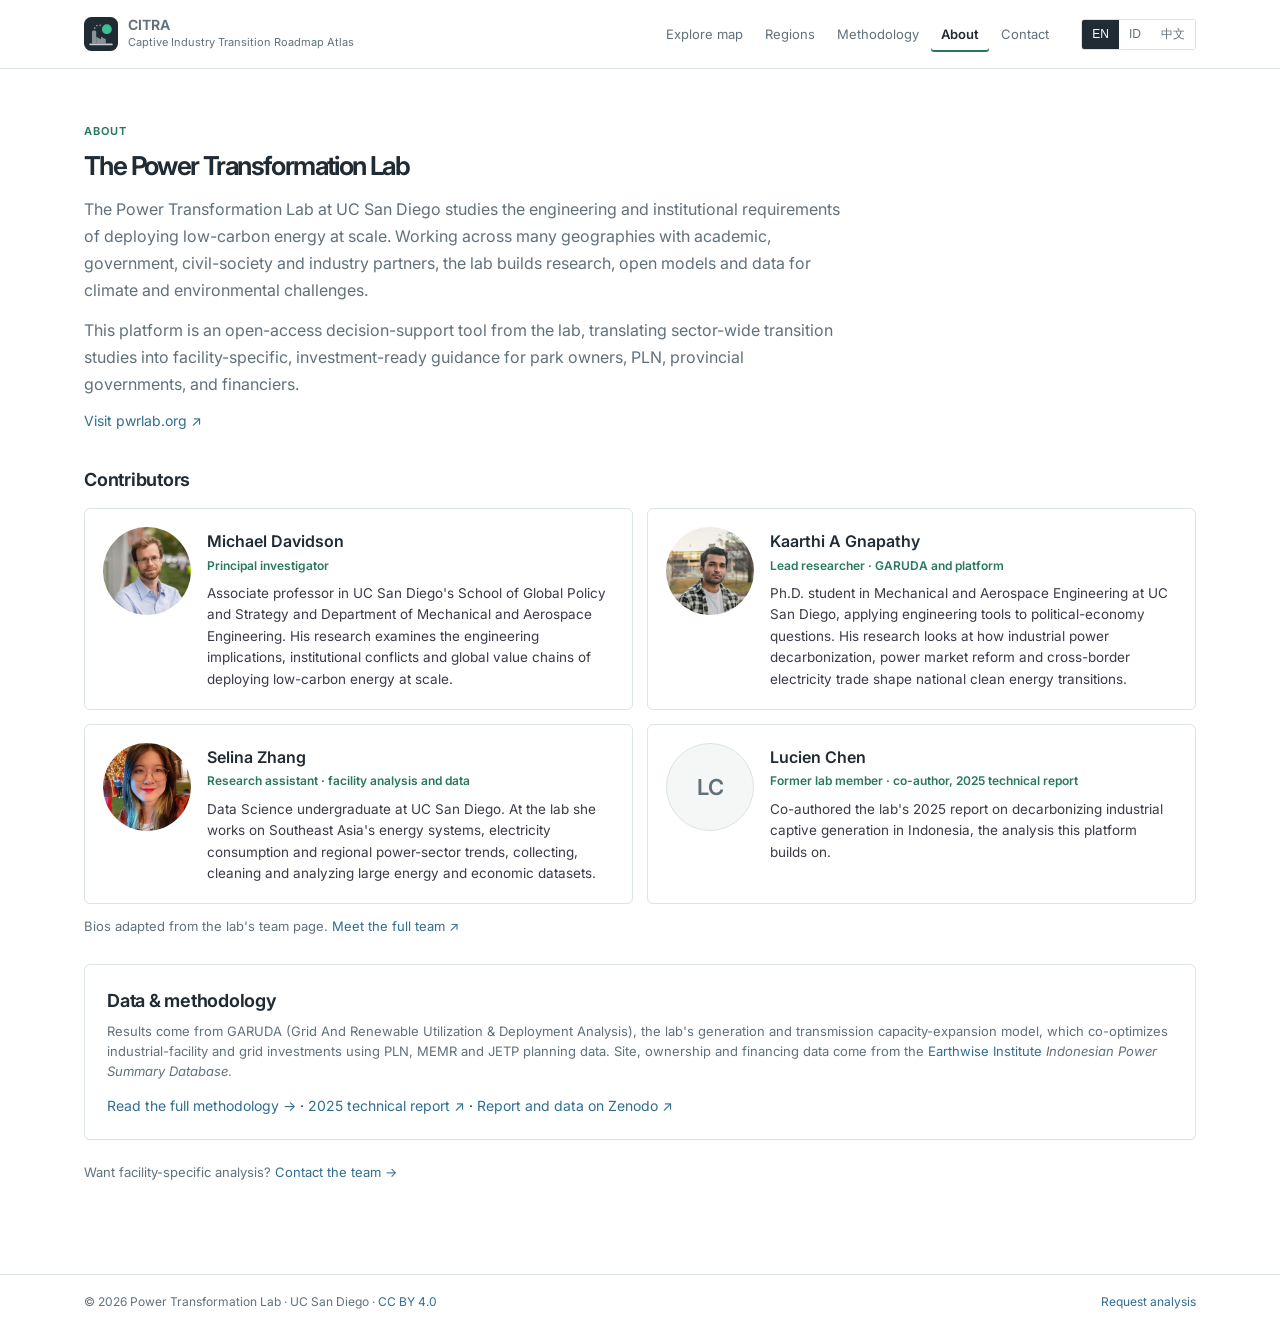
<file: about.html>
<!DOCTYPE html>
<html lang="en" data-i18n-title="nav_about">
<head>
<meta charset="utf-8">
<meta name="viewport" content="width=device-width, initial-scale=1">
<title>About · CITRA</title>
<link rel="icon" type="image/svg+xml" href="assets/img/logo.svg">
<link rel="preconnect" href="https://fonts.googleapis.com">
<link rel="preconnect" href="https://fonts.gstatic.com" crossorigin>
<link href="https://fonts.googleapis.com/css2?family=Inter:wght@400;500;600;700&display=swap" rel="stylesheet">
<link rel="stylesheet" href="assets/css/styles.css">
</head>
<body>

<header class="site">
  <div class="wrap navrow">
    <a class="brand" href="index.html">
      <img class="mark" src="assets/img/logo.svg" alt="" width="34" height="34">
      <span><b data-i18n="brand">CITRA</b><span data-i18n="brand_sub">Captive Industry Transition Roadmap Atlas</span></span>
    </a>
    <nav class="main">
      <a href="index.html" data-i18n="nav_explore">Explore map</a>
      <a href="region.html" data-i18n="nav_region">Regions</a>
      <a href="methodology.html" data-i18n="nav_method">Methodology</a>
      <a href="about.html" class="active" data-i18n="nav_about">About</a>
      <a href="contact.html" data-i18n="nav_contact">Contact</a>
    </nav>
    <div class="lang"><button data-lang="en" class="on">EN</button><button data-lang="id">ID</button><button data-lang="zh" lang="zh-Hans">中文</button></div>
  </div>
</header>

<main class="wrap section">
  <div class="kick" data-i18n="ab_kick">About</div>
  <h1 style="font-size:26px" data-i18n="ab_lab_h">The Power Transformation Lab</h1>
  <p class="lead" data-i18n="ab_lab_p">The Power Transformation Lab at UC San Diego studies the engineering and institutional requirements of deploying low-carbon energy at scale. Working across many geographies with academic, government, civil-society and industry partners, the lab builds research, open models and data for climate and environmental challenges.</p>
  <p class="lead" style="margin-top:12px" data-i18n="ab_p">This platform is an open-access decision-support tool from the lab, translating sector-wide transition studies into facility-specific, investment-ready guidance for park owners, PLN, provincial governments, and financiers.</p>
  <p style="margin-top:12px;font-size:14px"><a href="https://pwrlab.org" target="_blank" rel="noopener"><span data-i18n="ab_visit">Visit pwrlab.org</span> ↗</a></p>

  <h2 style="margin-top:34px" data-i18n="ab_team">Contributors</h2>
  <div class="people">
    <article class="person">
      <img src="assets/img/team/michael-davidson.jpg" alt="Portrait of Michael Davidson" loading="lazy" width="88" height="88">
      <div>
        <h3>Michael Davidson</h3>
        <p class="role" data-i18n="ab_r_pi">Principal investigator</p>
        <p data-i18n="ab_b_md">Associate professor in UC San Diego's School of Global Policy and Strategy and Department of Mechanical and Aerospace Engineering. His research examines the engineering implications, institutional conflicts and global value chains of deploying low-carbon energy at scale.</p>
      </div>
    </article>
    <article class="person">
      <img src="assets/img/team/kaarthi-gnapathy.jpg" alt="Portrait of Kaarthi Gnapathy" loading="lazy" width="88" height="88">
      <div>
        <h3>Kaarthi A Gnapathy</h3>
        <p class="role" data-i18n="ab_r_lead">Lead researcher · GARUDA and platform</p>
        <p data-i18n="ab_b_kg">Ph.D. student in Mechanical and Aerospace Engineering at UC San Diego, applying engineering tools to political-economy questions. His research looks at how industrial power decarbonization, power market reform and cross-border electricity trade shape national clean energy transitions.</p>
      </div>
    </article>
    <article class="person">
      <img src="assets/img/team/selina-zhang.jpg" alt="Portrait of Selina Zhang" loading="lazy" width="88" height="88">
      <div>
        <h3>Selina Zhang</h3>
        <p class="role" data-i18n="ab_r_ra">Research assistant · facility analysis and data</p>
        <p data-i18n="ab_b_sz">Data Science undergraduate at UC San Diego. At the lab she works on Southeast Asia's energy systems, electricity consumption and regional power-sector trends, collecting, cleaning and analyzing large energy and economic datasets.</p>
      </div>
    </article>
    <article class="person">
      <span class="initials" aria-hidden="true">LC</span>
      <div>
        <h3>Lucien Chen</h3>
        <p class="role" data-i18n="ab_r_co">Former lab member · co-author, 2025 technical report</p>
        <p data-i18n="ab_b_lc">Co-authored the lab's 2025 report on decarbonizing industrial captive generation in Indonesia, the analysis this platform builds on.</p>
      </div>
    </article>
  </div>
  <p class="sub" style="margin-top:12px"><span data-i18n="ab_more">Bios adapted from the lab's team page.</span> <a href="https://pwrlab.org/team.html" target="_blank" rel="noopener"><span data-i18n="ab_teamlink">Meet the full team</span> ↗</a></p>

  <div class="card" style="margin-top:28px">
    <h2 data-i18n="ab_data">Data &amp; methodology</h2>
    <p class="sub" style="margin-top:6px" data-i18n-html="ab_data_p">Results come from GARUDA (Grid And Renewable Utilization &amp; Deployment Analysis), the lab's generation and transmission capacity-expansion model, which co-optimizes industrial-facility and grid investments using PLN, MEMR and JETP planning data. Site, ownership and financing data come from the <a href="https://earthwise.institute" target="_blank" rel="noopener">Earthwise Institute</a> <i>Indonesian Power Summary Database</i>.</p>
    <p style="font-size:14px;margin:10px 0 0">
      <a href="methodology.html"><span data-i18n="ab_method">Read the full methodology</span> →</a> ·
      <a href="https://pwrlab.org/2025/09/30/indonesia-industry-captive-generation.html" target="_blank" rel="noopener"><span data-i18n="ab_report">2025 technical report</span> ↗</a> ·
      <a href="https://zenodo.org/records/17345968" target="_blank" rel="noopener"><span data-i18n="ab_zenodo">Report and data on Zenodo</span> ↗</a>
    </p>
  </div>

  <!-- Partners & stakeholders — commented out pending PI confirmation of the final list (feedback item #3)
  <h2 style="margin-top:24px" data-i18n="ab_part">Partners &amp; stakeholders</h2>
  <p class="sub" data-i18n="ab_partp">Engaged through workshops and bilateral outreach in Jakarta, Bandung &amp; Sulawesi</p>
  <div class="partners">
    <div class="pcard"><b>ITB</b>Academic collaboration · PLN engagement</div>
    <div class="pcard"><b>IESR</b>Modeling · policy advocacy</div>
    <div class="pcard"><b>WRI-Indonesia</b>Industrial park &amp; investor convening</div>
    <div class="pcard"><b>CPI-Indonesia</b>Investor engagement</div>
    <div class="pcard"><b>RMI</b>JETP team connections</div>
    <div class="pcard"><b>MEMR · PLN</b>Policy &amp; grid planning</div>
  </div>
  -->

  <p class="sub" style="margin-top:22px"><span data-i18n="ab_cta">Want facility-specific analysis?</span> <a href="contact.html"><span data-i18n="ab_cta_link">Contact the team</span> →</a></p>
</main>

<footer class="site"><div class="wrap">
  <span data-i18n-html="foot_rights">© 2026 Power Transformation Lab · UC San Diego · <a href="methodology.html#licence">CC BY 4.0</a></span>
  <span><a href="contact.html#request" data-i18n="foot_req">Request analysis</a></span>
</div></footer>

<script src="assets/js/data.js"></script>
<script src="assets/js/i18n.js"></script>
<script>window.initLang();</script>
</body>
</html>
</file>
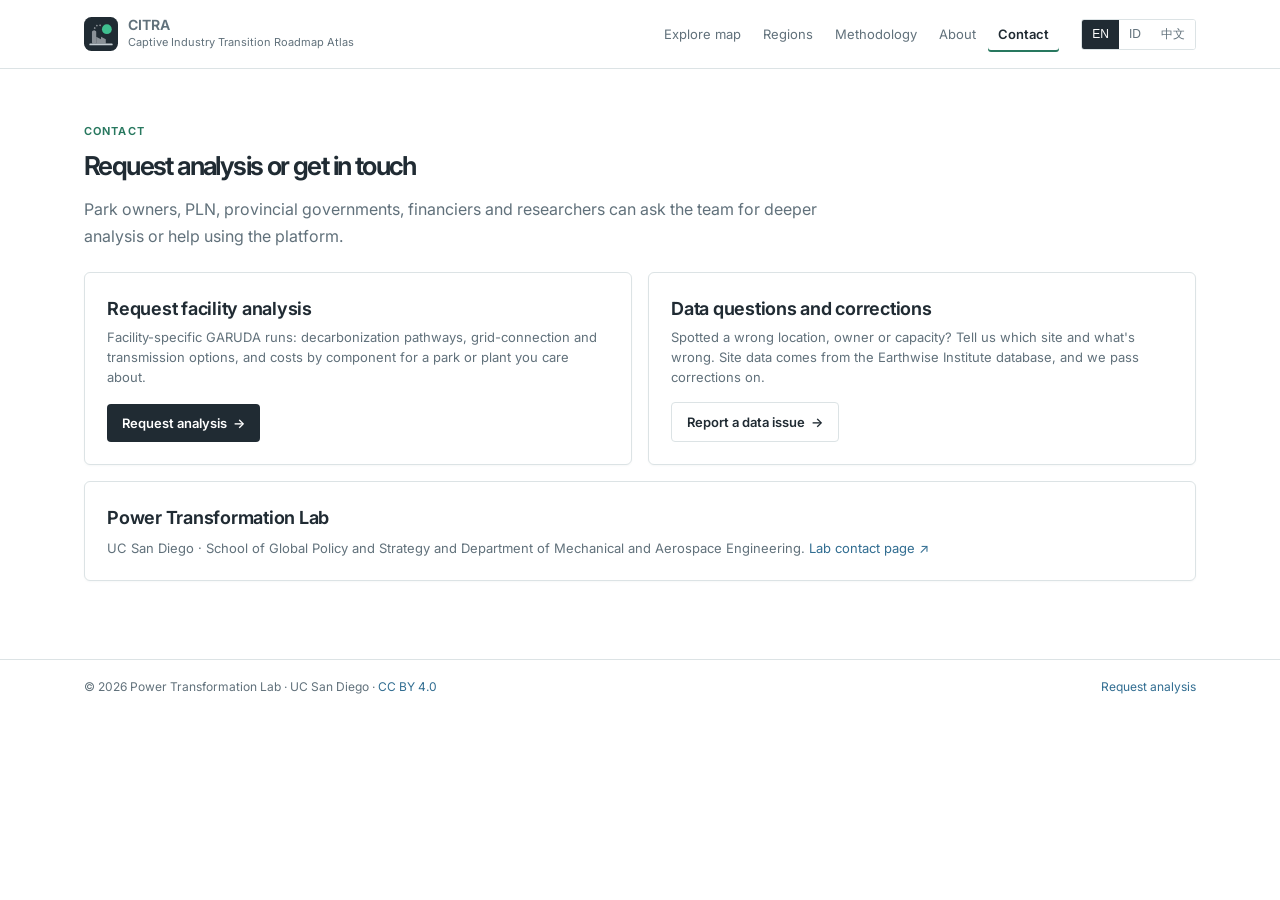
<file: contact.html>
<!DOCTYPE html>
<html lang="en" data-i18n-title="nav_contact">
<head>
<meta charset="utf-8">
<meta name="viewport" content="width=device-width, initial-scale=1">
<title>Contact · CITRA</title>
<link rel="icon" type="image/svg+xml" href="assets/img/logo.svg">
<link rel="preconnect" href="https://fonts.googleapis.com">
<link rel="preconnect" href="https://fonts.gstatic.com" crossorigin>
<link href="https://fonts.googleapis.com/css2?family=Inter:wght@400;500;600;700&display=swap" rel="stylesheet">
<link rel="stylesheet" href="assets/css/styles.css">
</head>
<body>

<header class="site">
  <div class="wrap navrow">
    <a class="brand" href="index.html">
      <img class="mark" src="assets/img/logo.svg" alt="" width="34" height="34">
      <span><b data-i18n="brand">CITRA</b><span data-i18n="brand_sub">Captive Industry Transition Roadmap Atlas</span></span>
    </a>
    <nav class="main">
      <a href="index.html" data-i18n="nav_explore">Explore map</a>
      <a href="region.html" data-i18n="nav_region">Regions</a>
      <a href="methodology.html" data-i18n="nav_method">Methodology</a>
      <a href="about.html" data-i18n="nav_about">About</a>
      <a href="contact.html" class="active" data-i18n="nav_contact">Contact</a>
    </nav>
    <div class="lang"><button data-lang="en" class="on">EN</button><button data-lang="id">ID</button><button data-lang="zh" lang="zh-Hans">中文</button></div>
  </div>
</header>

<main class="wrap section">
  <div class="kick" data-i18n="ct_kick">Contact</div>
  <h1 style="font-size:26px" data-i18n="ct_h">Request analysis or get in touch</h1>
  <p class="lead" data-i18n="ct_p">Park owners, PLN, provincial governments, financiers and researchers can ask the team for deeper analysis or help using the platform.</p>

  <div class="grid2 contact" style="margin-top:22px">
    <div class="card" id="request">
      <h2 data-i18n="ct_req_h">Request facility analysis</h2>
      <p class="sub" data-i18n="ct_req_p">Facility-specific GARUDA runs: decarbonization pathways, grid-connection and transmission options, and costs by component for a park or plant you care about.</p>
      <a class="btn" href="mailto:mrdavidson@ucsd.edu?subject=CITRA%3A%20analysis%20request"><span data-i18n="ct_req_btn">Request analysis</span> →</a>
    </div>
    <div class="card" id="data">
      <h2 data-i18n="ct_data_h">Data questions and corrections</h2>
      <p class="sub" data-i18n="ct_data_p">Spotted a wrong location, owner or capacity? Tell us which site and what's wrong. Site data comes from the Earthwise Institute database, and we pass corrections on.</p>
      <a class="btn ghost" href="mailto:mrdavidson@ucsd.edu?subject=CITRA%3A%20data%20correction"><span data-i18n="ct_data_btn">Report a data issue</span> →</a>
    </div>
  </div>

  <div class="card" style="margin-top:16px">
    <h2 data-i18n="ct_lab_h">Power Transformation Lab</h2>
    <p class="sub" style="margin:6px 0 0"><span data-i18n="ct_lab_p">UC San Diego · School of Global Policy and Strategy and Department of Mechanical and Aerospace Engineering.</span>
      <a href="https://pwrlab.org/contact.html" target="_blank" rel="noopener"><span data-i18n="ct_lab_link">Lab contact page</span> ↗</a></p>
  </div>
</main>

<footer class="site"><div class="wrap">
  <span data-i18n-html="foot_rights">© 2026 Power Transformation Lab · UC San Diego · <a href="methodology.html#licence">CC BY 4.0</a></span>
  <span><a href="contact.html#request" data-i18n="foot_req">Request analysis</a></span>
</div></footer>

<script src="assets/js/data.js"></script>
<script src="assets/js/i18n.js"></script>
<script>window.initLang();</script>
</body>
</html>
</file>
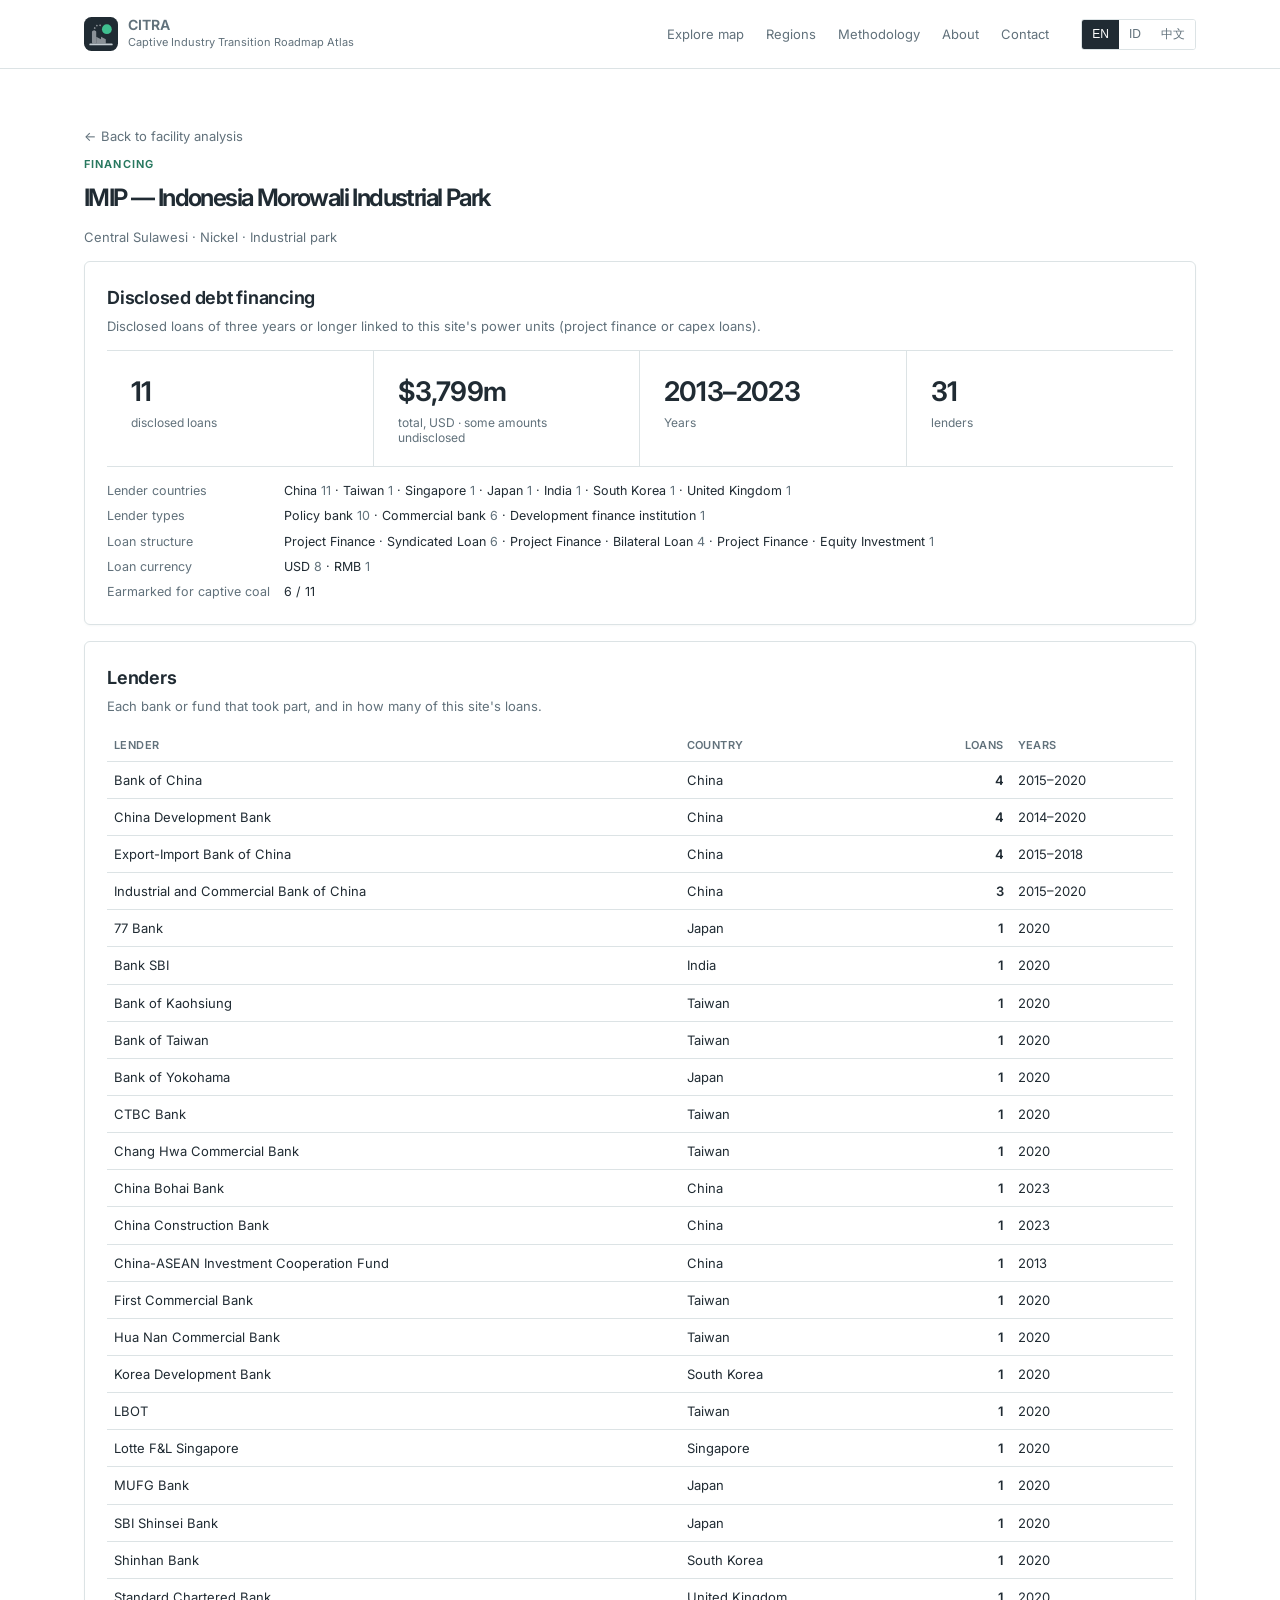
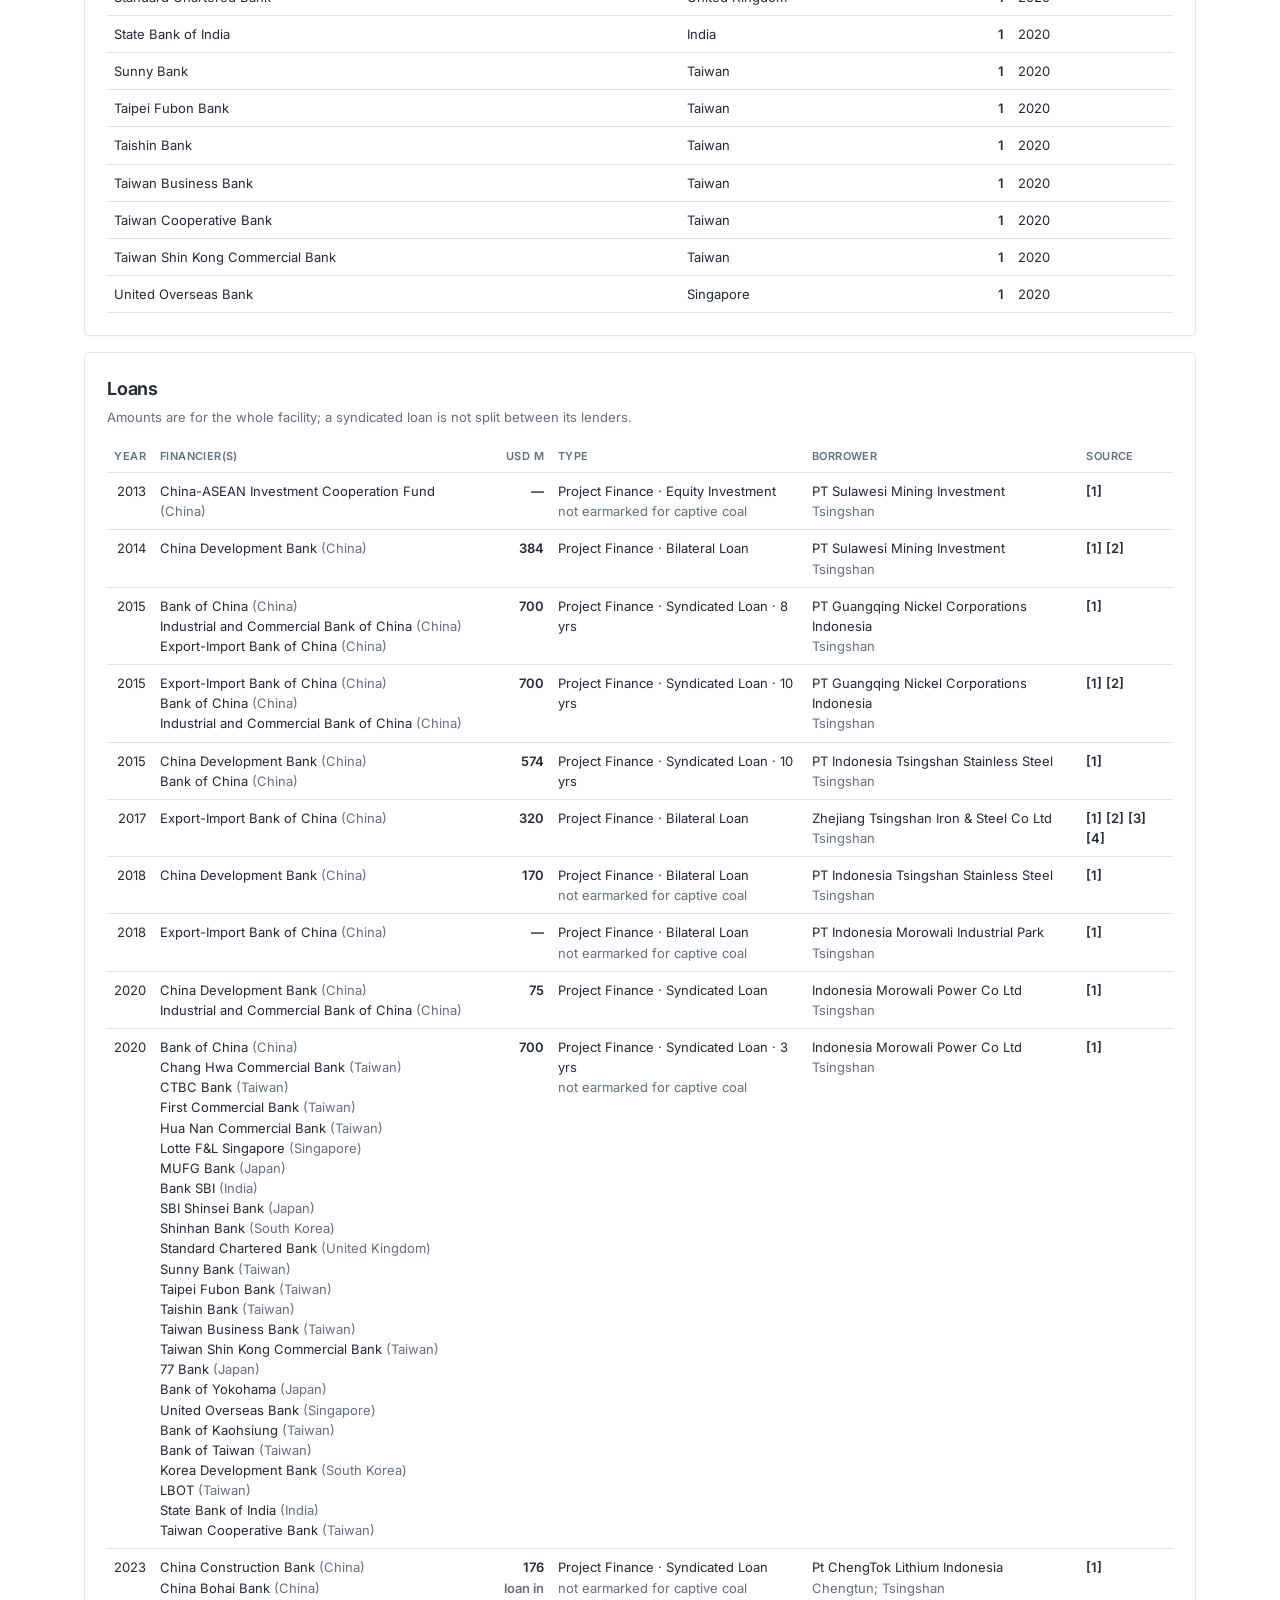
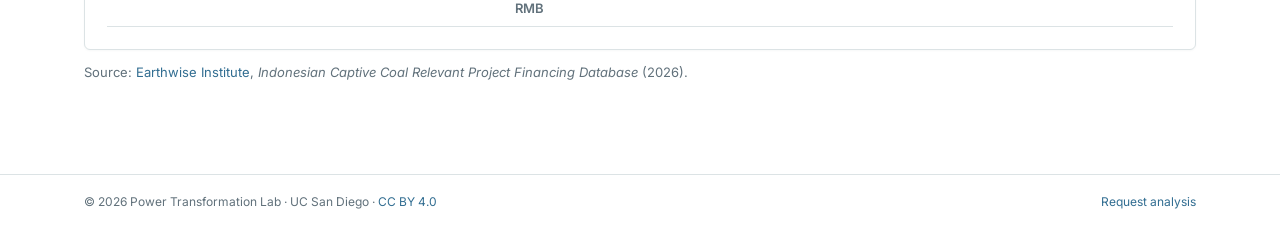
<file: financing.html>
<!DOCTYPE html>
<html lang="en">
<head>
<meta charset="utf-8">
<meta name="viewport" content="width=device-width, initial-scale=1">
<title>Financing · CITRA</title>
<link rel="icon" type="image/svg+xml" href="assets/img/logo.svg">
<link rel="preconnect" href="https://fonts.googleapis.com">
<link rel="preconnect" href="https://fonts.gstatic.com" crossorigin>
<link href="https://fonts.googleapis.com/css2?family=Inter:wght@400;500;600;700&display=swap" rel="stylesheet">
<link rel="stylesheet" href="assets/css/styles.css">
</head>
<body>

<header class="site">
  <div class="wrap navrow">
    <a class="brand" href="index.html">
      <img class="mark" src="assets/img/logo.svg" alt="" width="34" height="34">
      <span><b data-i18n="brand">CITRA</b><span data-i18n="brand_sub">Captive Industry Transition Roadmap Atlas</span></span>
    </a>
    <nav class="main">
      <a href="index.html" data-i18n="nav_explore">Explore map</a>
      <a href="region.html" data-i18n="nav_region">Regions</a>
      <a href="methodology.html" data-i18n="nav_method">Methodology</a>
      <a href="about.html" data-i18n="nav_about">About</a>
      <a href="contact.html" data-i18n="nav_contact">Contact</a>
    </nav>
    <div class="lang"><button data-lang="en" class="on">EN</button><button data-lang="id">ID</button><button data-lang="zh" lang="zh-Hans">中文</button></div>
  </div>
</header>

<main class="wrap section">
  <a class="back" id="backFac" href="facility.html">← <span data-i18n="own_back">Back to facility analysis</span></a>
  <div class="kick" style="margin-top:8px" data-i18n="fin_kick">Financing</div>
  <h1 id="finName" style="font-size:24px">—</h1>
  <p class="sub" id="finMeta"></p>

  <div class="card">
    <h2 data-i18n="fin_sum_h">Disclosed debt financing</h2>
    <p class="sub" data-i18n="fac_finp">Disclosed loans of three years or longer linked to this site's power units (project finance or capex loans).</p>
    <div class="stats" id="finStats" style="margin:4px 0 14px"></div>
    <dl class="facts" id="finFacts"></dl>
  </div>

  <div class="card" id="lenderCard" style="margin-top:16px">
    <h2 data-i18n="fin_lenders_h">Lenders</h2>
    <p class="sub" data-i18n="fin_lenders_p">Each bank or fund that took part, and in how many of this site's loans.</p>
    <div class="tscroll"><table class="dt">
      <thead><tr><th data-i18n="th_lender">Lender</th><th data-i18n="own_country">Country</th><th style="text-align:right" data-i18n="th_loans">Loans</th><th data-i18n="th_years">Years</th></tr></thead>
      <tbody id="lenderBody"></tbody>
    </table></div>
  </div>

  <div class="card" id="loanCard" style="margin-top:16px">
    <h2 data-i18n="fin_list_h">Loans</h2>
    <p class="sub" data-i18n="fin_list_p">Amounts are for the whole facility; a syndicated loan is not split between its lenders.</p>
    <div class="tscroll"><table class="dt">
      <thead><tr><th style="text-align:right" data-i18n="th_year">Year</th><th data-i18n="th_financiers">Financier(s)</th><th style="text-align:right" data-i18n="th_amount">USD m</th><th data-i18n="th_type">Type</th><th data-i18n="th_borrower">Borrower</th><th data-i18n="th_ref">Source</th></tr></thead>
      <tbody id="loanBody"></tbody>
    </table></div>
  </div>

  <p class="sub" style="margin-top:12px" data-i18n-html="fin_src">Source: <a href="https://earthwise.institute" target="_blank" rel="noopener">Earthwise Institute</a>, <i>Indonesian Captive Coal Relevant Project Financing Database</i> (2026).</p>
</main>

<footer class="site"><div class="wrap">
  <span data-i18n-html="foot_rights">© 2026 Power Transformation Lab · UC San Diego · <a href="methodology.html#licence">CC BY 4.0</a></span>
  <span><a href="contact.html#request" data-i18n="foot_req">Request analysis</a></span>
</div></footer>

<script src="assets/js/parks.js"></script>
<script src="assets/js/site-details.js"></script>
<script src="assets/js/data.js"></script>
<script src="assets/js/i18n.js"></script>
<script src="assets/js/financing.js"></script>
<script>window.initLang();</script>
</body>
</html>
</file>
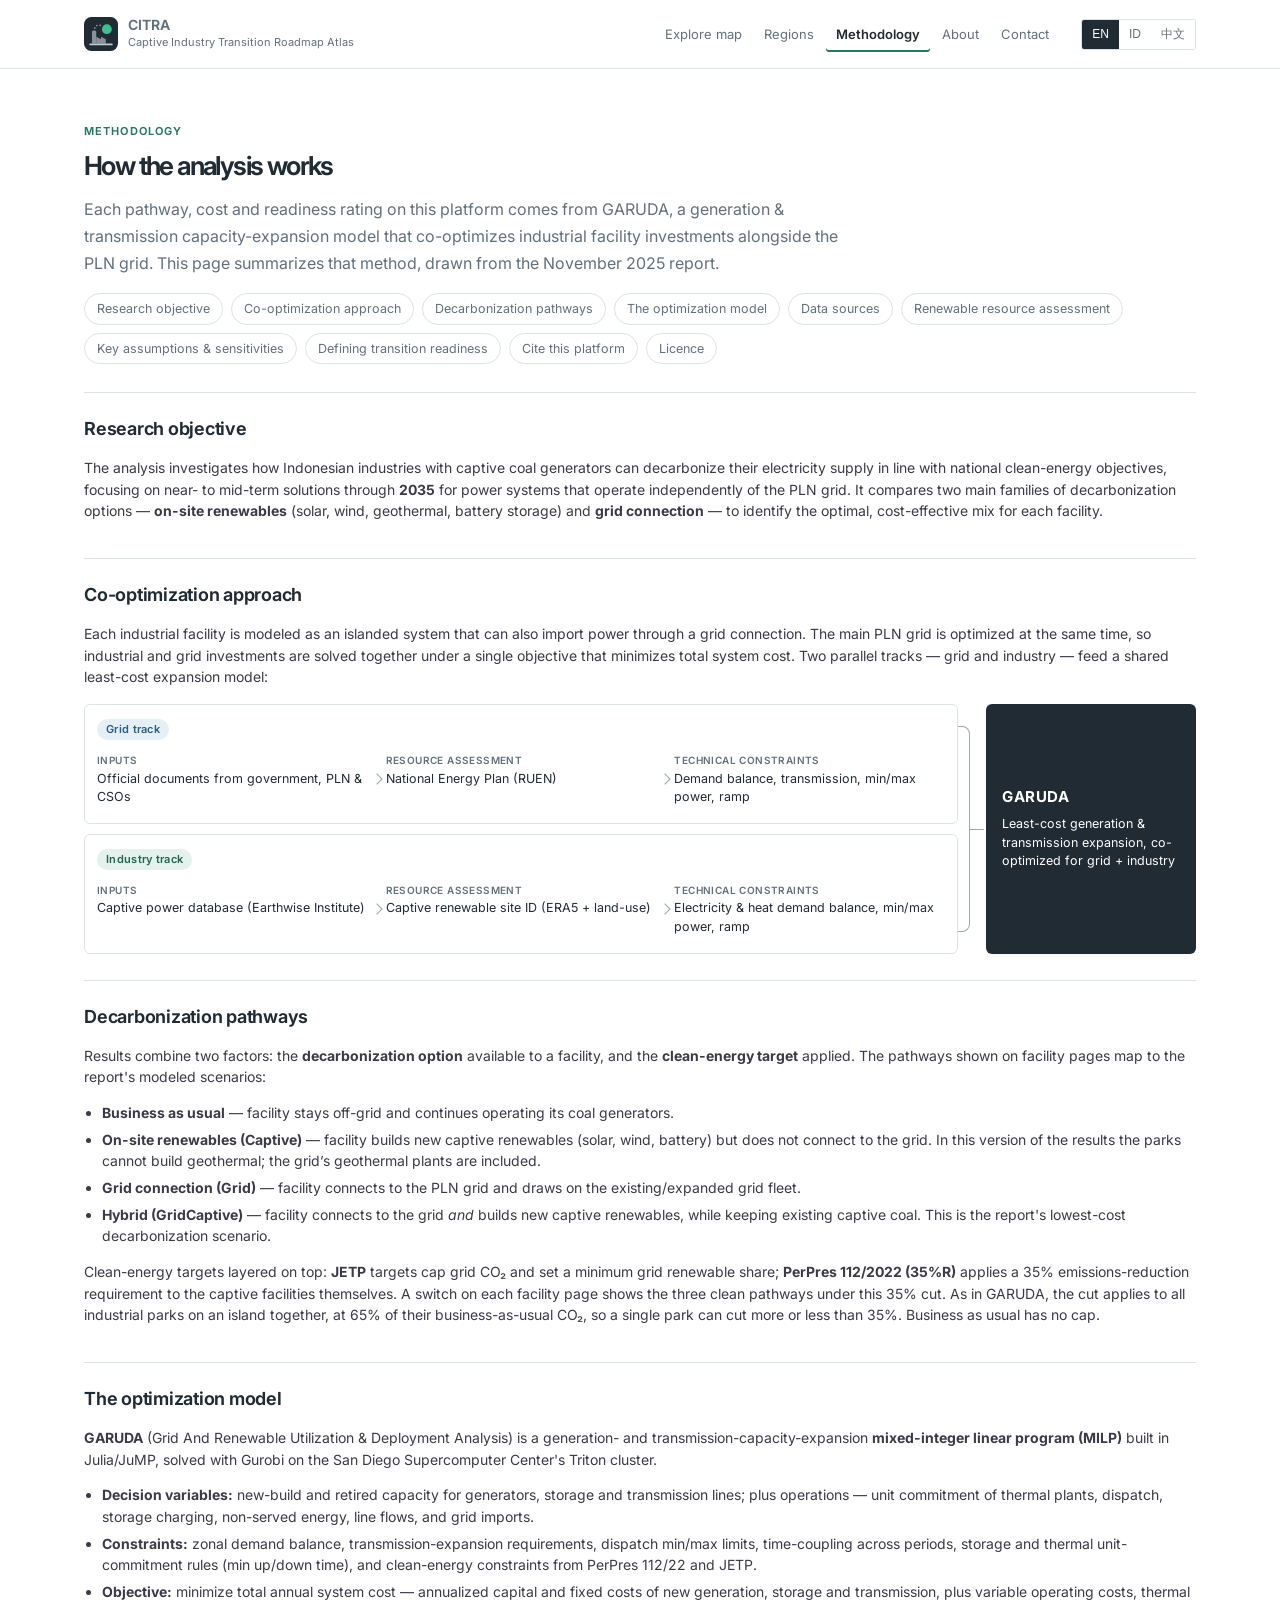
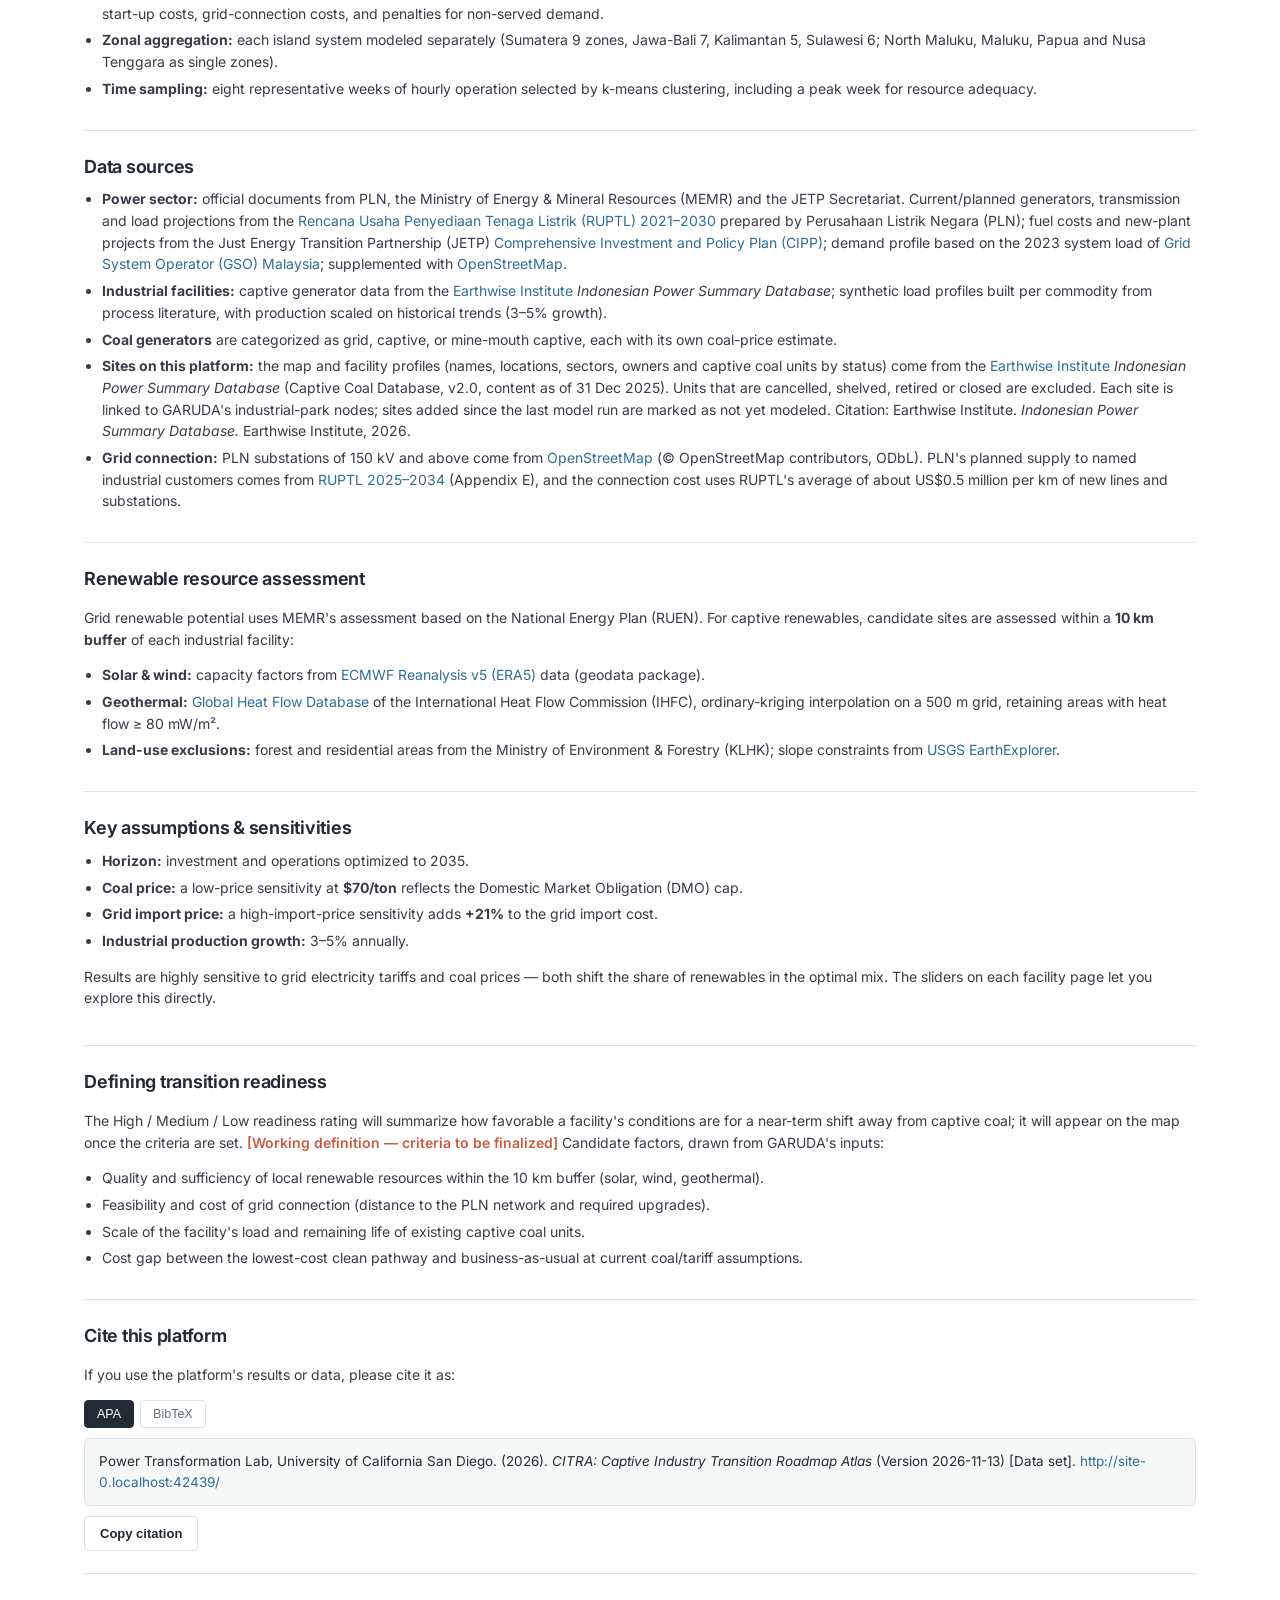
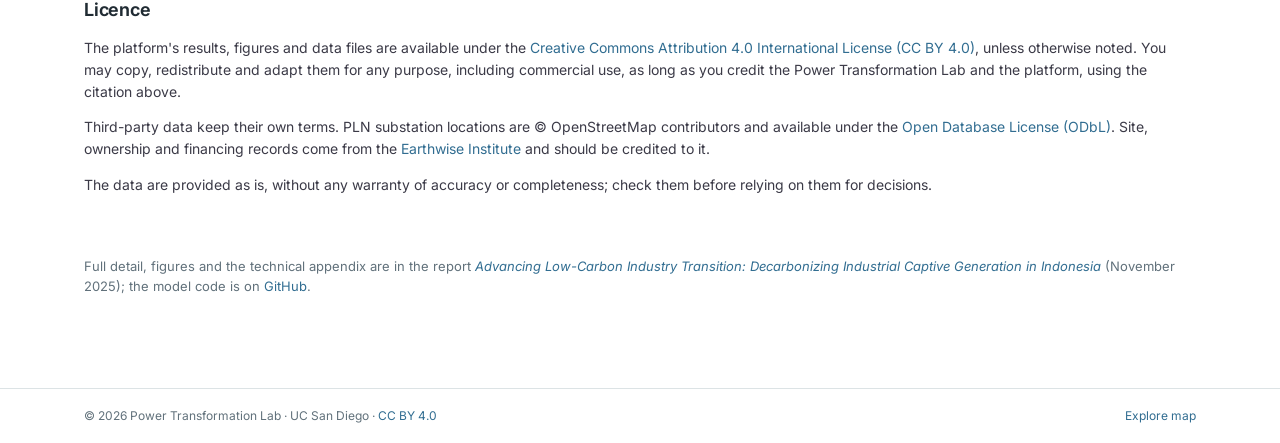
<file: methodology.html>
<!DOCTYPE html>
<html lang="en" data-i18n-title="nav_method">
<head>
<meta charset="utf-8">
<meta name="viewport" content="width=device-width, initial-scale=1">
<title>Methodology · CITRA</title>
<link rel="icon" type="image/svg+xml" href="assets/img/logo.svg">
<link rel="preconnect" href="https://fonts.googleapis.com">
<link rel="preconnect" href="https://fonts.gstatic.com" crossorigin>
<link href="https://fonts.googleapis.com/css2?family=Inter:wght@400;500;600;700&display=swap" rel="stylesheet">
<link rel="stylesheet" href="assets/css/styles.css">
<style>
  .cite { white-space: pre-wrap; overflow-wrap: anywhere; background: #f6f8f8; border: 1px solid var(--line); border-radius: 6px; padding: 12px 14px; margin: 10px 0; font: inherit; font-size: 13.5px; line-height: 1.55; }
  .cite.bib { font-family: ui-monospace, SFMono-Regular, Menlo, Consolas, monospace; font-size: 12px; }
  .toc { display:flex; flex-wrap:wrap; gap:8px; margin:16px 0 28px; }
  .toc a { font-size:12.5px; color:var(--mut); border:1px solid var(--line); border-radius:20px; padding:5px 12px; }
  .toc a:hover { background:var(--soft); color:var(--ink); text-decoration:none; }
  .mblock { padding:22px 0; border-top:1px solid var(--line); }
  .mblock p, .mblock li { font-size:14px; color:#3b3a47; }
  .mblock ul { padding-left:18px; margin:8px 0; }
  .mblock li { margin:5px 0; }
  .cof { display:grid; grid-template-columns:1fr 28px 210px; align-items:stretch; margin:16px 0 4px; }
  .cof-lanes { display:grid; gap:10px; }
  .cof-lane { border:1px solid var(--line); border-radius:var(--radius); padding:10px 12px 12px; background:#fff; }
  .cof-lh { display:inline-block; font-size:11px; font-weight:600; letter-spacing:.3px; padding:2px 9px; border-radius:20px; margin-bottom:8px; }
  .cof-lane.grid .cof-lh { background:#e6eff5; color:#2d5f7d; }
  .cof-lane.ind .cof-lh { background:#e4f1ec; color:#22664f; }
  .cof-steps { list-style:none; margin:0; padding:0; display:grid; grid-template-columns:repeat(3,1fr); gap:18px; counter-reset:s; }
  .cof-steps li { position:relative; font-size:12.5px; line-height:1.45; color:var(--ink); }
  .cof-steps li + li::before { content:""; position:absolute; left:-13px; top:50%; width:7px; height:7px; border-top:1.5px solid #9aa7ae; border-right:1.5px solid #9aa7ae; transform:translateY(-50%) rotate(45deg); }
  .cof-sh { display:block; font-size:10px; font-weight:600; text-transform:uppercase; letter-spacing:.4px; color:var(--mut); margin-bottom:2px; }
  .cof-join { position:relative; margin:22px 0; border:1.5px solid #9aa7ae; border-left:0; border-radius:0 8px 8px 0; width:12px; }
  .cof-join::after { content:""; position:absolute; left:12px; top:50%; width:14px; border-top:1.5px solid #9aa7ae; }
  .cof-core { background:var(--coal); color:#fff; border-radius:var(--radius); padding:16px; display:flex; flex-direction:column; justify-content:center; gap:6px; font-size:12.5px; line-height:1.5; }
  .cof-core b { font-size:15px; letter-spacing:.5px; }
  @media(max-width:760px){
    .cof { grid-template-columns:1fr; }
    .cof-steps { grid-template-columns:1fr; gap:10px; }
    .cof-steps li + li::before { display:none; }
    .cof-join { margin:0 auto; width:0; height:22px; border:0; border-left:1.5px solid #9aa7ae; border-radius:0; }
    .cof-join::after { display:none; }
  }
</style>
</head>
<body>

<header class="site">
  <div class="wrap navrow">
    <a class="brand" href="index.html">
      <img class="mark" src="assets/img/logo.svg" alt="" width="34" height="34">
      <span><b data-i18n="brand">CITRA</b><span data-i18n="brand_sub">Captive Industry Transition Roadmap Atlas</span></span>
    </a>
    <nav class="main">
      <a href="index.html" data-i18n="nav_explore">Explore map</a>
      <a href="region.html" data-i18n="nav_region">Regions</a>
      <a href="methodology.html" class="active" data-i18n="nav_method">Methodology</a>
      <a href="about.html" data-i18n="nav_about">About</a>
      <a href="contact.html" data-i18n="nav_contact">Contact</a>
    </nav>
    <div class="lang"><button data-lang="en" class="on">EN</button><button data-lang="id">ID</button><button data-lang="zh" lang="zh-Hans">中文</button></div>
  </div>
</header>

<main class="wrap section">
  <div class="kick" data-i18n="nav_method">Methodology</div>
  <h1 style="font-size:26px" data-i18n="m_h1">How the analysis works</h1>
  <p class="lead" data-i18n="m_lead">Each pathway, cost and readiness rating on this platform comes from GARUDA, a generation &amp; transmission capacity-expansion model that co-optimizes industrial facility investments alongside the PLN grid. This page summarizes that method, drawn from the November 2025 report.</p>

  <div class="toc">
    <a href="#obj" data-i18n="m_obj">Research objective</a>
    <a href="#approach" data-i18n="m_approach">Co-optimization approach</a>
    <a href="#path" data-i18n="m_path">Decarbonization pathways</a>
    <a href="#model" data-i18n="m_model">The optimization model</a>
    <a href="#data" data-i18n="m_data">Data sources</a>
    <a href="#re" data-i18n="m_re">Renewable resource assessment</a>
    <a href="#assume" data-i18n="m_assume">Assumptions &amp; sensitivities</a>
    <a href="#ready" data-i18n="m_ready">Transition readiness</a>
    <a href="#cite" data-i18n="m_cite">Cite this platform</a>
    <a href="#licence" data-i18n="m_lic">Licence</a>
  </div>

  <section class="mblock" id="obj">
    <h2 data-i18n="m_obj">Research objective</h2>
    <div data-i18n-html="m_obj_b">
    <p>The analysis investigates how Indonesian industries with captive coal generators can decarbonize their electricity supply in line with national clean-energy objectives, focusing on near- to mid-term solutions through <b>2035</b> for power systems that operate independently of the PLN grid. It compares two main families of decarbonization options — <b>on-site renewables</b> (solar, wind, geothermal, battery storage) and <b>grid connection</b> — to identify the optimal, cost-effective mix for each facility.</p>
    </div>
  </section>

  <section class="mblock" id="approach">
    <h2 data-i18n="m_approach">Co-optimization approach</h2>
    <div data-i18n-html="m_approach_b">
    <p>Each industrial facility is modeled as an islanded system that can also import power through a grid connection. The main PLN grid is optimized at the same time, so industrial and grid investments are solved together under a single objective that minimizes total system cost. Two parallel tracks — grid and industry — feed a shared least-cost expansion model:</p>
    </div>
    <div class="cof" role="img" aria-label="Diagram: the grid track and the industry track each go from inputs to resource assessment to technical constraints, and both feed the GARUDA optimization">
      <div class="cof-lanes">
        <div class="cof-lane grid">
          <div class="cof-lh" data-i18n="fl_grid">Grid track</div>
          <ol class="cof-steps">
            <li><span class="cof-sh" data-i18n="fl_in">Inputs</span><span data-i18n="fl_g1">Official documents from government, PLN &amp; CSOs</span></li>
            <li><span class="cof-sh" data-i18n="fl_res">Resource assessment</span><span data-i18n="fl_g2">National Energy Plan (RUEN)</span></li>
            <li><span class="cof-sh" data-i18n="fl_con">Technical constraints</span><span data-i18n="fl_g3">Demand balance, transmission, min/max power, ramp</span></li>
          </ol>
        </div>
        <div class="cof-lane ind">
          <div class="cof-lh" data-i18n="fl_ind">Industry track</div>
          <ol class="cof-steps">
            <li><span class="cof-sh" data-i18n="fl_in">Inputs</span><span data-i18n="fl_i1">Captive power database (Earthwise Institute)</span></li>
            <li><span class="cof-sh" data-i18n="fl_res">Resource assessment</span><span data-i18n="fl_i2">Captive renewable site ID (ERA5 + land-use)</span></li>
            <li><span class="cof-sh" data-i18n="fl_con">Technical constraints</span><span data-i18n="fl_i3">Electricity &amp; heat demand balance, min/max power, ramp</span></li>
          </ol>
        </div>
      </div>
      <div class="cof-join" aria-hidden="true"></div>
      <div class="cof-core"><b>GARUDA</b><span data-i18n="fl_core">Least-cost generation &amp; transmission expansion, co-optimized for grid + industry</span></div>
    </div>
  </section>

  <section class="mblock" id="path">
    <h2 data-i18n="m_path">Decarbonization pathways</h2>
    <div data-i18n-html="m_path_b">
    <p>Results combine two factors: the <b>decarbonization option</b> available to a facility, and the <b>clean-energy target</b> applied. The pathways shown on facility pages map to the report's modeled scenarios:</p>
    <ul>
      <li><b>Business as usual</b> — facility stays off-grid and continues operating its coal generators.</li>
      <li><b>On-site renewables (Captive)</b> — facility builds new captive renewables (solar, wind, battery) but does not connect to the grid. In this version of the results the parks cannot build geothermal; the grid&#8217;s geothermal plants are included.</li>
      <li><b>Grid connection (Grid)</b> — facility connects to the PLN grid and draws on the existing/expanded grid fleet.</li>
      <li><b>Hybrid (GridCaptive)</b> — facility connects to the grid <i>and</i> builds new captive renewables, while keeping existing captive coal. This is the report's lowest-cost decarbonization scenario.</li>
    </ul>
    <p>Clean-energy targets layered on top: <b>JETP</b> targets cap grid CO₂ and set a minimum grid renewable share; <b>PerPres 112/2022 (35%R)</b> applies a 35% emissions-reduction requirement to the captive facilities themselves. A switch on each facility page shows the three clean pathways under this 35% cut. As in GARUDA, the cut applies to all industrial parks on an island together, at 65% of their business-as-usual CO₂, so a single park can cut more or less than 35%. Business as usual has no cap.</p>
    </div>
  </section>

  <section class="mblock" id="model">
    <h2 data-i18n="m_model">The optimization model</h2>
    <div data-i18n-html="m_model_b">
    <p><b>GARUDA</b> (Grid And Renewable Utilization &amp; Deployment Analysis) is a generation- and transmission-capacity-expansion <b>mixed-integer linear program (MILP)</b> built in Julia/JuMP, solved with Gurobi on the San Diego Supercomputer Center's Triton cluster.</p>
    <ul>
      <li><b>Decision variables:</b> new-build and retired capacity for generators, storage and transmission lines; plus operations — unit commitment of thermal plants, dispatch, storage charging, non-served energy, line flows, and grid imports.</li>
      <li><b>Constraints:</b> zonal demand balance, transmission-expansion requirements, dispatch min/max limits, time-coupling across periods, storage and thermal unit-commitment rules (min up/down time), and clean-energy constraints from PerPres 112/22 and JETP.</li>
      <li><b>Objective:</b> minimize total annual system cost — annualized capital and fixed costs of new generation, storage and transmission, plus variable operating costs, thermal start-up costs, grid-connection costs, and penalties for non-served demand.</li>
      <li><b>Zonal aggregation:</b> each island system modeled separately (Sumatera 9 zones, Jawa-Bali 7, Kalimantan 5, Sulawesi 6; North Maluku, Maluku, Papua and Nusa Tenggara as single zones).</li>
      <li><b>Time sampling:</b> eight representative weeks of hourly operation selected by k-means clustering, including a peak week for resource adequacy.</li>
    </ul>
    </div>
  </section>

  <section class="mblock" id="data">
    <h2 data-i18n="m_data">Data sources</h2>
    <div data-i18n-html="m_data_b">
    <ul>
      <li><b>Power sector:</b> official documents from PLN, the Ministry of Energy &amp; Mineral Resources (MEMR) and the JETP Secretariat. Current/planned generators, transmission and load projections from the <a href="https://www.pln.co.id/hubungan-investor-id/informasi-perusahaan-id/ruptl-id-1" target="_blank" rel="noopener">Rencana Usaha Penyediaan Tenaga Listrik (RUPTL) 2021–2030</a> prepared by Perusahaan Listrik Negara (PLN); fuel costs and new-plant projects from the Just Energy Transition Partnership (JETP) <a href="https://jetp-id.org/cipp" target="_blank" rel="noopener">Comprehensive Investment and Policy Plan (CIPP)</a>; demand profile based on the 2023 system load of <a href="https://www.gso.org.my" target="_blank" rel="noopener">Grid System Operator (GSO) Malaysia</a>; supplemented with <a href="https://www.openstreetmap.org/copyright" target="_blank" rel="noopener">OpenStreetMap</a>.</li>
      <li><b>Industrial facilities:</b> captive generator data from the <a href="https://earthwise.institute" target="_blank" rel="noopener">Earthwise Institute</a> <i>Indonesian Power Summary Database</i>; synthetic load profiles built per commodity from process literature, with production scaled on historical trends (3–5% growth).</li>
      <li><b>Coal generators</b> are categorized as grid, captive, or mine-mouth captive, each with its own coal-price estimate.</li>
      <li><b>Sites on this platform:</b> the map and facility profiles (names, locations, sectors, owners and captive coal units by status) come from the <a href="https://earthwise.institute" target="_blank" rel="noopener">Earthwise Institute</a> <i>Indonesian Power Summary Database</i> (Captive Coal Database, v2.0, content as of 31 Dec 2025). Units that are cancelled, shelved, retired or closed are excluded. Each site is linked to GARUDA's industrial-park nodes; sites added since the last model run are marked as not yet modeled. Citation: Earthwise Institute. <i>Indonesian Power Summary Database.</i> Earthwise Institute, 2026.</li>
      <li><b>Grid connection:</b> PLN substations of 150 kV and above come from <a href="https://www.openstreetmap.org/copyright" target="_blank" rel="noopener">OpenStreetMap</a> (© OpenStreetMap contributors, ODbL). PLN's planned supply to named industrial customers comes from <a href="https://www.pln.co.id/hubungan-investor-id/informasi-perusahaan-id/ruptl-id-1" target="_blank" rel="noopener">RUPTL 2025–2034</a> (Appendix E), and the connection cost uses RUPTL's average of about US$0.5 million per km of new lines and substations.</li>
    </ul>
    </div>
  </section>

  <section class="mblock" id="re">
    <h2 data-i18n="m_re">Renewable resource assessment</h2>
    <div data-i18n-html="m_re_b">
    <p>Grid renewable potential uses MEMR's assessment based on the National Energy Plan (RUEN). For captive renewables, candidate sites are assessed within a <b>10 km buffer</b> of each industrial facility:</p>
    <ul>
      <li><b>Solar &amp; wind:</b> capacity factors from <a href="https://cds.climate.copernicus.eu/datasets/reanalysis-era5-single-levels" target="_blank" rel="noopener">ECMWF Reanalysis v5 (ERA5)</a> data (geodata package).</li>
      <li><b>Geothermal:</b> <a href="https://ihfc-iugg.org/products/global-heat-flow-database" target="_blank" rel="noopener">Global Heat Flow Database</a> of the International Heat Flow Commission (IHFC), ordinary-kriging interpolation on a 500 m grid, retaining areas with heat flow ≥ 80 mW/m².</li>
      <li><b>Land-use exclusions:</b> forest and residential areas from the Ministry of Environment &amp; Forestry (KLHK); slope constraints from <a href="https://earthexplorer.usgs.gov" target="_blank" rel="noopener">USGS EarthExplorer</a>.</li>
    </ul>
    </div>
  </section>

  <section class="mblock" id="assume">
    <h2 data-i18n="m_assume">Key assumptions &amp; sensitivities</h2>
    <div data-i18n-html="m_assume_b">
    <ul>
      <li><b>Horizon:</b> investment and operations optimized to 2035.</li>
      <li><b>Coal price:</b> a low-price sensitivity at <b>$70/ton</b> reflects the Domestic Market Obligation (DMO) cap.</li>
      <li><b>Grid import price:</b> a high-import-price sensitivity adds <b>+21%</b> to the grid import cost.</li>
      <li><b>Industrial production growth:</b> 3–5% annually.</li>
    </ul>
    <p>Results are highly sensitive to grid electricity tariffs and coal prices — both shift the share of renewables in the optimal mix. The sliders on each facility page let you explore this directly.</p>
    </div>
  </section>

  <section class="mblock" id="ready">
    <h2 data-i18n="m_ready">Defining transition readiness</h2>
    <div data-i18n-html="m_ready_b">
    <p>The High / Medium / Low readiness rating will summarize how favorable a facility's conditions are for a near-term shift away from captive coal; it will appear on the map once the criteria are set. <span style="color:var(--coral);font-weight:600">[Working definition — criteria to be finalized]</span> Candidate factors, drawn from GARUDA's inputs:</p>
    <ul>
      <li>Quality and sufficiency of local renewable resources within the 10 km buffer (solar, wind, geothermal).</li>
      <li>Feasibility and cost of grid connection (distance to the PLN network and required upgrades).</li>
      <li>Scale of the facility's load and remaining life of existing captive coal units.</li>
      <li>Cost gap between the lowest-cost clean pathway and business-as-usual at current coal/tariff assumptions.</li>
    </ul>
    </div>
  </section>

  <section class="mblock" id="cite">
    <h2 data-i18n="m_cite">Cite this platform</h2>
    <p data-i18n="m_cite_p">If you use the platform's results or data, please cite it as:</p>
    <div style="display:flex;gap:6px" role="tablist">
      <button class="chip on" id="citeApa" role="tab" aria-selected="true">APA</button>
      <button class="chip" id="citeBib" role="tab" aria-selected="false">BibTeX</button>
    </div>
    <div class="cite" id="citeText"></div>
    <button class="btn ghost" id="citeCopy"><span data-i18n="m_cite_copy">Copy citation</span></button>
  </section>

  <section class="mblock" id="licence">
    <h2 data-i18n="m_lic">Licence</h2>
    <div data-i18n-html="m_lic_b">
    <p>The platform's results, figures and data files are available under the <a href="https://creativecommons.org/licenses/by/4.0/" target="_blank" rel="noopener">Creative Commons Attribution 4.0 International License (CC BY 4.0)</a>, unless otherwise noted. You may copy, redistribute and adapt them for any purpose, including commercial use, as long as you credit the Power Transformation Lab and the platform, using the citation above.</p>
    <p>Third-party data keep their own terms. PLN substation locations are © OpenStreetMap contributors and available under the <a href="https://opendatacommons.org/licenses/odbl/" target="_blank" rel="noopener">Open Database License (ODbL)</a>. Site, ownership and financing records come from the <a href="https://earthwise.institute" target="_blank" rel="noopener">Earthwise Institute</a> and should be credited to it.</p>
    <p>The data are provided as is, without any warranty of accuracy or completeness; check them before relying on them for decisions.</p>
    </div>
  </section>

  <p class="sub" style="margin-top:24px" data-i18n-html="m_foot_b">Full detail, figures and the technical appendix are in the report <a href="https://zenodo.org/records/17345968" target="_blank" rel="noopener"><i>Advancing Low-Carbon Industry Transition: Decarbonizing Industrial Captive Generation in Indonesia</i></a> (November 2025); the model code is on <a href="https://github.com/Power-Lab/captive-indonesia-2025" target="_blank" rel="noopener">GitHub</a>.</p>
</main>

<footer class="site"><div class="wrap">
  <span data-i18n-html="foot_rights">© 2026 Power Transformation Lab · UC San Diego · <a href="methodology.html#licence">CC BY 4.0</a></span>
  <span><a href="index.html" data-i18n="nav_explore">Explore map</a></span>
</div></footer>

<script src="assets/js/data.js"></script>
<script src="assets/js/results.js"></script>
<script src="assets/js/i18n.js"></script>
<script src="assets/js/cite.js"></script>
<script>window.initLang();</script>
</body>
</html>
</file>
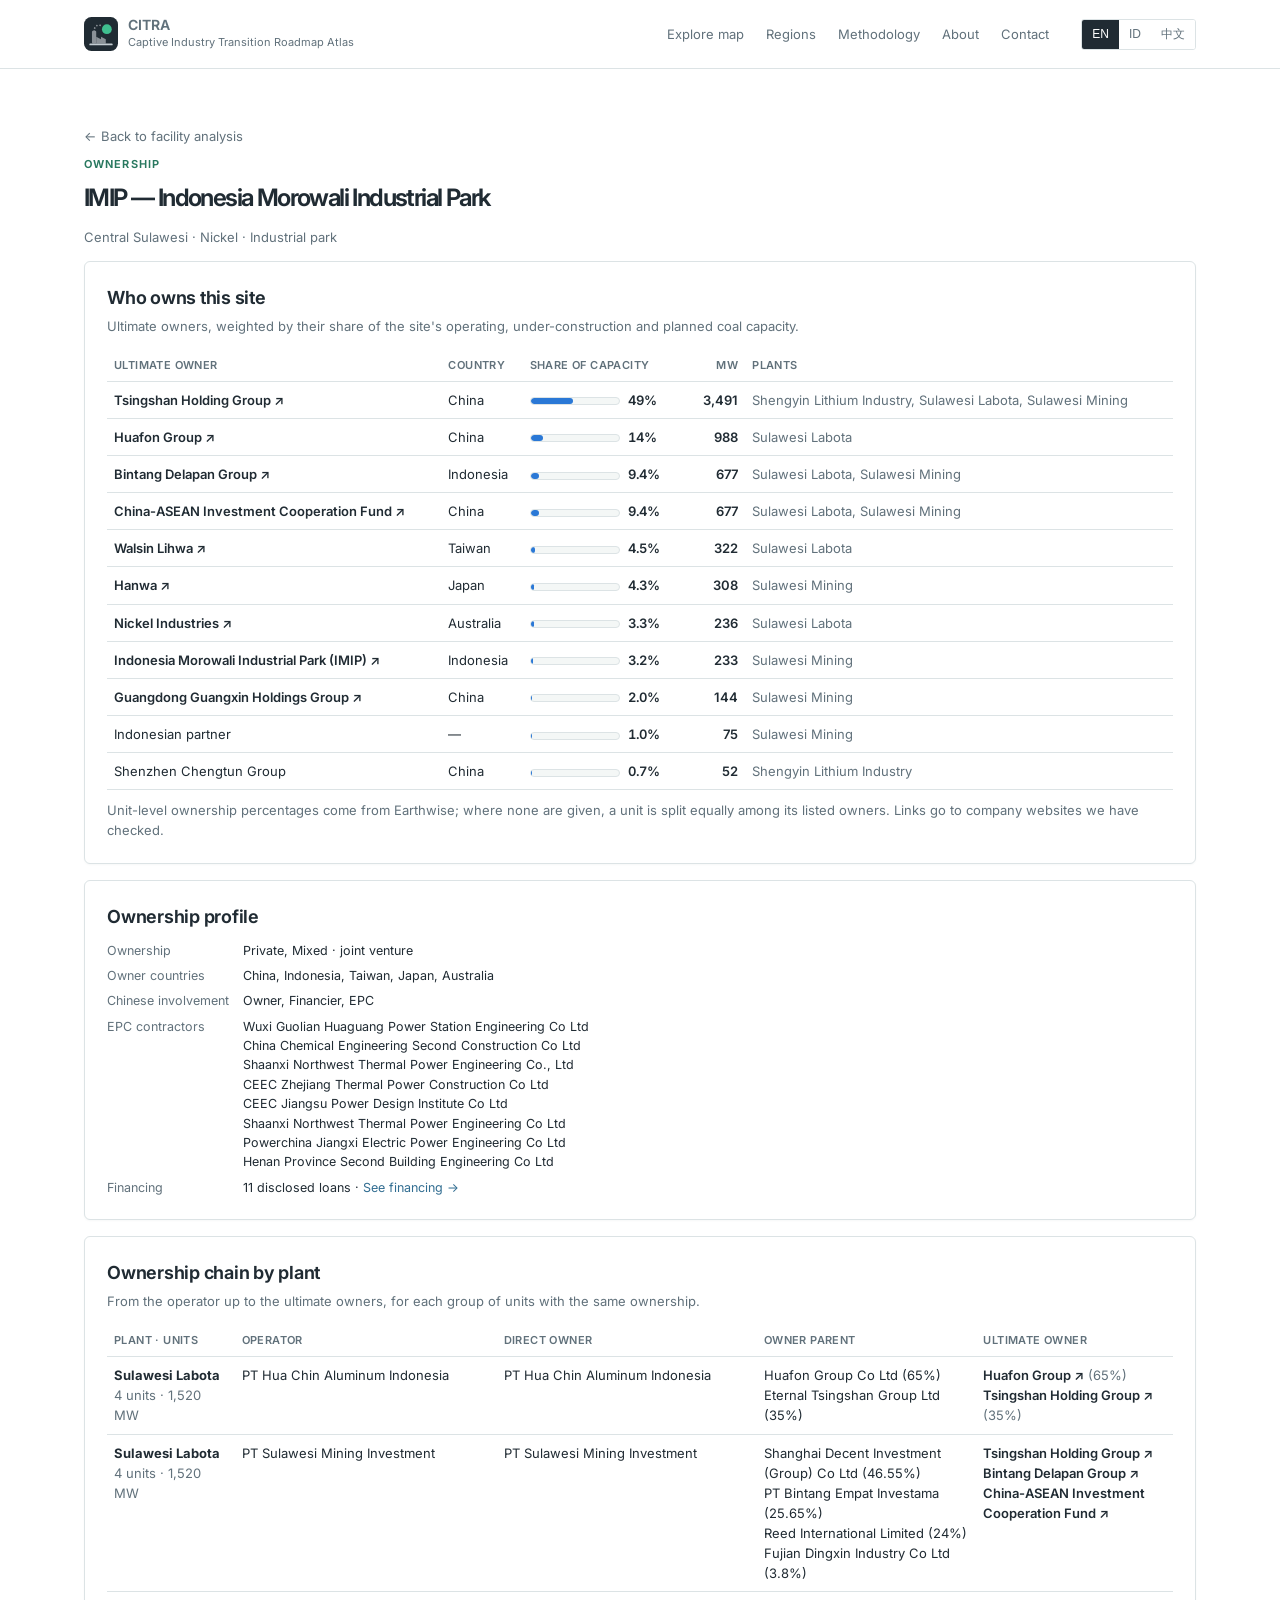
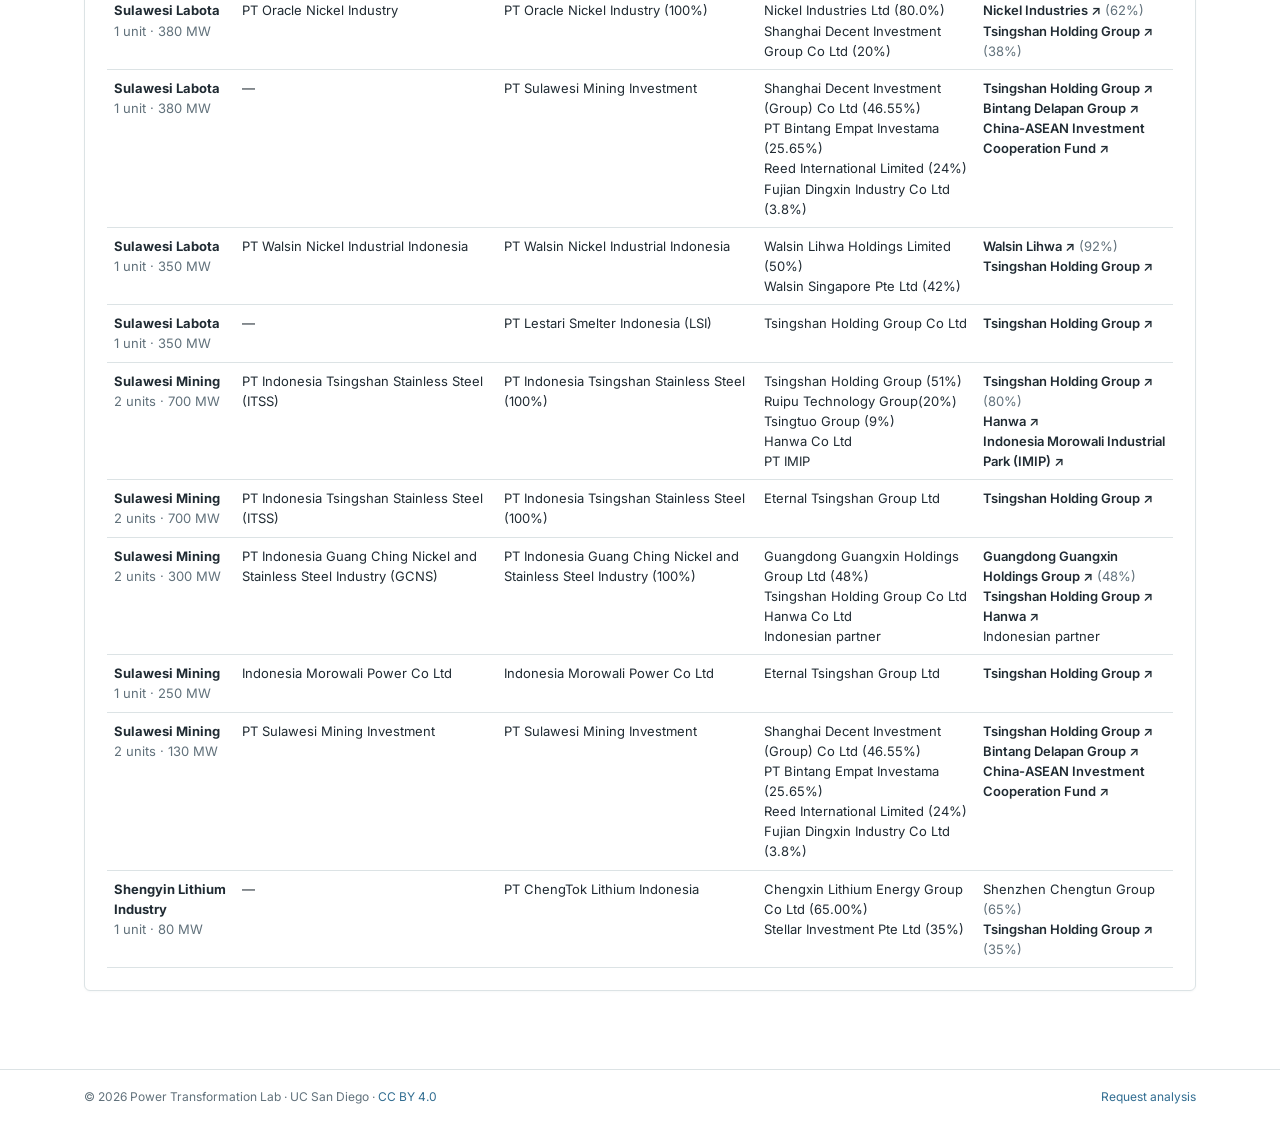
<file: ownership.html>
<!DOCTYPE html>
<html lang="en">
<head>
<meta charset="utf-8">
<meta name="viewport" content="width=device-width, initial-scale=1">
<title>Ownership · CITRA</title>
<link rel="icon" type="image/svg+xml" href="assets/img/logo.svg">
<link rel="preconnect" href="https://fonts.googleapis.com">
<link rel="preconnect" href="https://fonts.gstatic.com" crossorigin>
<link href="https://fonts.googleapis.com/css2?family=Inter:wght@400;500;600;700&display=swap" rel="stylesheet">
<link rel="stylesheet" href="assets/css/styles.css">
</head>
<body>

<header class="site">
  <div class="wrap navrow">
    <a class="brand" href="index.html">
      <img class="mark" src="assets/img/logo.svg" alt="" width="34" height="34">
      <span><b data-i18n="brand">CITRA</b><span data-i18n="brand_sub">Captive Industry Transition Roadmap Atlas</span></span>
    </a>
    <nav class="main">
      <a href="index.html" data-i18n="nav_explore">Explore map</a>
      <a href="region.html" data-i18n="nav_region">Regions</a>
      <a href="methodology.html" data-i18n="nav_method">Methodology</a>
      <a href="about.html" data-i18n="nav_about">About</a>
      <a href="contact.html" data-i18n="nav_contact">Contact</a>
    </nav>
    <div class="lang"><button data-lang="en" class="on">EN</button><button data-lang="id">ID</button><button data-lang="zh" lang="zh-Hans">中文</button></div>
  </div>
</header>

<main class="wrap section">
  <a class="back" id="backFac" href="facility.html">← <span data-i18n="own_back">Back to facility analysis</span></a>
  <div class="kick" style="margin-top:8px" data-i18n="own_kick">Ownership</div>
  <h1 id="ownName" style="font-size:24px">—</h1>
  <p class="sub" id="ownMeta"></p>

  <div class="card">
    <h2 data-i18n="own_who">Who owns this site</h2>
    <p class="sub" data-i18n="own_whop">Ultimate owners, weighted by their share of the site's operating, under-construction and planned coal capacity.</p>
    <div class="tscroll"><table class="dt">
      <thead><tr><th data-i18n="own_owner">Ultimate owner</th><th data-i18n="own_country">Country</th><th data-i18n="own_share">Share of capacity</th><th style="text-align:right">MW</th><th data-i18n="own_plants">Plants</th></tr></thead>
      <tbody id="ownBody"></tbody>
    </table></div>
    <p class="sub" style="margin:10px 0 0" data-i18n="own_note">Unit-level ownership percentages come from Earthwise; where none are given, a unit is split equally among its listed owners. Links go to company websites we have checked.</p>
  </div>

  <div class="card" style="margin-top:16px">
    <h2 data-i18n="own_profile">Ownership profile</h2>
    <dl class="facts" id="ownFacts" style="margin-top:10px"></dl>
  </div>

  <div class="card" style="margin-top:16px">
    <h2 data-i18n="own_chain">Ownership chain by plant</h2>
    <p class="sub" data-i18n="own_chainp">From the operator up to the ultimate owners, for each group of units with the same ownership.</p>
    <div class="tscroll"><table class="dt">
      <thead><tr><th data-i18n="own_plant">Plant · units</th><th data-i18n="own_operator">Operator</th><th data-i18n="own_direct">Direct owner</th><th data-i18n="own_parent">Owner parent</th><th data-i18n="own_owner">Ultimate owner</th></tr></thead>
      <tbody id="chainBody"></tbody>
    </table></div>
  </div>
</main>

<footer class="site"><div class="wrap">
  <span data-i18n-html="foot_rights">© 2026 Power Transformation Lab · UC San Diego · <a href="methodology.html#licence">CC BY 4.0</a></span>
  <span><a href="contact.html#request" data-i18n="foot_req">Request analysis</a></span>
</div></footer>

<script src="assets/js/parks.js"></script>
<script src="assets/js/site-details.js"></script>
<script src="assets/js/data.js"></script>
<script src="assets/js/i18n.js"></script>
<script src="assets/js/ownership.js"></script>
<script>window.initLang();</script>
</body>
</html>
</file>
<file: assets/css/styles.css>
/* CITRA (Captive Industry Transition Roadmap Atlas) — site styles
   Design family: Power Transformation Lab (pwrlab.org) — charcoal #272636 + coral #fc4d50,
   evolved with a coal-vs-clean energy axis (charcoal coal / teal clean / blue grid). */

:root {
  --coal:   #202b33;  /* brand ink + "coal" */
  --coral:  #c75c45;  /* accent */
  --clean:  #28785f;  /* on-site renewables */
  --grid:   #316d91;  /* grid connection */
  --amber:  #ef9f27;  /* medium readiness */
  --ink:    #202b33;
  --mut:    #61717b;
  --line:   #dce3e5;
  --bg:     #ffffff;
  --soft:   #f4f7f6;
  --radius: 6px;
  --maxw:   1160px;
  /* CJK faces for Chinese text; Latin text keeps the faces listed before them */
  --cjk:    "PingFang SC", "Hiragino Sans GB", "Microsoft YaHei", "Noto Sans SC", "Noto Sans CJK SC", "Source Han Sans SC";
}

* { box-sizing: border-box; }
html { scroll-behavior: smooth; }
body {
  margin: 0;
  /* one face across the site: Inter (Google Fonts, loaded in every page head), then system UI faces */
  font-family: "Inter", -apple-system, BlinkMacSystemFont, "Segoe UI", Roboto, Helvetica, Arial, var(--cjk), sans-serif;
  color: var(--ink);
  background: var(--bg);
  line-height: 1.55;
  -webkit-font-smoothing: antialiased;
}
a { color: var(--grid); text-decoration: none; }
a:hover { text-decoration: underline; }
.wrap { max-width: var(--maxw); margin: 0 auto; padding: 0 24px; }
.sr-only { position:absolute; width:1px; height:1px; overflow:hidden; clip:rect(0 0 0 0); }

/* ---- header / nav ---- */
header.site {
  position: sticky; top: 0; z-index: 50;
  background: rgba(255,255,255,.97); backdrop-filter: blur(12px);
  border-bottom: 1px solid var(--line);
}
.navrow { display: flex; align-items: center; gap: 16px; height: 68px; }
.brand { display: flex; align-items: center; gap: 10px; margin-right: auto; }
.brand .mark { width: 34px; height: 34px; display: block; flex: none; }
.brand b { font-size: 14px; font-weight: 650; letter-spacing: -.1px; display: block; line-height: 1.15; }
.brand span { font-size: 11px; color: var(--mut); }
nav.main { display: flex; gap: 2px; }
nav.main a {
  font-size: 13px; color: var(--mut); padding: 8px 10px; border-radius: 3px; text-decoration: none;
}
nav.main a:hover { background: var(--soft); color: var(--ink); }
nav.main a.active { color: var(--ink); font-weight: 600; background: transparent; box-shadow: inset 0 -2px var(--clean); }
.lang { display: flex; border: 1px solid var(--line); border-radius: 3px; overflow: hidden; margin-left: 6px; }
.lang button { font-size: 12px; padding: 6px 10px; border: none; background: #fff; cursor: pointer; color: var(--mut); }
.lang button.on { background: var(--coal); color: #fff; }

/* ---- generic ---- */
.kick { font-size: 11px; font-weight: 650; letter-spacing: 1.1px; text-transform: uppercase; color: var(--clean); }
h1 { font-size: clamp(34px, 5vw, 54px); font-weight: 650; letter-spacing: -1.6px; line-height: 1.03; margin: 13px 0 16px; max-width: 900px; }
h2 { font-size: 18px; font-weight: 650; letter-spacing: -.25px; margin: 0 0 4px; }
.lead { font-size: 16px; line-height: 1.7; color: var(--mut); margin: 0; max-width: 76ch; }
.sub  { font-size: 13px; color: var(--mut); margin: 0 0 14px; }
.section { padding-top: 54px; padding-bottom: 34px; }
.card { border: 1px solid var(--line); border-radius: var(--radius); padding: 22px; background: #fff; box-shadow: 0 1px 2px rgba(32,43,51,.035); }
.grid2 { display: grid; grid-template-columns: 1fr 1fr; gap: 16px; }
.grid3 { display: grid; grid-template-columns: repeat(3, 1fr); gap: 12px; }
.split { display: grid; grid-template-columns: 1.5fr 1fr; gap: 18px; align-items: start; }
.back { font-size: 13px; color: var(--mut); display: inline-flex; align-items: center; gap: 5px; }

/* ---- stats ---- */
.stats { display: grid; grid-template-columns: repeat(4, 1fr); gap: 0; margin: 34px 0; border-top: 1px solid var(--line); border-bottom: 1px solid var(--line); }
.stat { background: transparent; border-radius: 0; padding: 20px 24px; border-right: 1px solid var(--line); }
.stat:last-child { border-right: 0; }
.stat b { font-size: 27px; font-weight: 650; display: block; letter-spacing: -.8px; }
.stat small { font-size: 12px; color: var(--mut); display: block; margin-top: 2px; line-height: 1.3; }

/* ---- filters ---- */
.filters { display: flex; gap: 8px; flex-wrap: wrap; align-items: center; padding: 14px 16px; background: var(--soft); border: 1px solid var(--line); border-radius: var(--radius); margin-bottom: 14px; }
.filters .fl { font-size: 12px; color: var(--mut); font-weight: 600; }
.chip { font-size: 12.5px; padding: 6px 12px; border-radius: 4px; border: 1px solid var(--line); background: #fff; cursor: pointer; color: var(--mut); }
.chip.on { background: var(--coal); color: #fff; border-color: var(--coal); }
a.chip { display: inline-block; text-decoration: none; }
.chip .mut { margin-left: 2px; }
.chip.on .mut { color: #c3ccd1; }
select.f { font-size: 12.5px; padding: 6px 9px; border-radius: 7px; border: 1px solid var(--line); background: #fff; color: var(--ink); }

/* ---- map ---- */
.mapwrap { position: relative; border: 1px solid var(--line); border-radius: var(--radius); overflow: hidden; background: #f4f7f7; }
.mk { cursor: pointer; transition: opacity .15s; }
.mk:hover { stroke: var(--coal) !important; stroke-width: 2 !important; }
.legend { position: absolute; left: 14px; bottom: 14px; background: rgba(255,255,255,.97); border: 1px solid var(--line); border-radius: 4px; padding: 10px 12px; font-size: 11px; color: var(--mut); }
.legend .row { display: flex; align-items: center; gap: 7px; margin: 3px 0; }
.legend i { width: 10px; height: 10px; border-radius: 50%; display: inline-block; }
.pop { position: absolute; top: 14px; right: 14px; width: 270px; background: #fff; border: 1px solid var(--line); border-radius: 5px; padding: 17px; display: none; box-shadow: 0 12px 32px rgba(32,43,51,.14); }
.pop.on { display: block; }
.maphold { position: relative; }
.maphold .pop { top: 10px; right: 10px; width: 250px; z-index: 2; }
.mk:focus { outline: none; stroke: var(--coal) !important; stroke-width: 2 !important; }
.pop .x { position: absolute; top: 10px; right: 12px; cursor: pointer; color: var(--mut); font-size: 17px; line-height: 1; background: none; border: none; }

/* ---- tags / pills ---- */
.tag { display: inline-block; font-size: 10.5px; padding: 2px 9px; border-radius: 20px; font-weight: 600; background: var(--soft); color: var(--ink); border: 1px solid var(--line); }
.tag .dot { display: inline-block; width: 8px; height: 8px; border-radius: 50%; margin-right: 5px; vertical-align: 0; }
.pill { font-size: 10.5px; font-weight: 600; padding: 2px 9px; border-radius: 20px; }
.p-high { background: #e1f5ee; color: #0f6e56; }
.p-medium { background: #faeeda; color: #854f0b; }
.p-low { background: #fbeae9; color: #a32d2d; }

.metarow { display: flex; justify-content: space-between; font-size: 13px; padding: 6px 0; border-top: 1px solid var(--line); }
.metarow span { color: var(--mut); }
.metarow b { font-weight: 600; }
.mixbar { display: flex; height: 9px; border-radius: 5px; overflow: hidden; margin: 10px 0 4px; }

/* ---- buttons ---- */
.btn { display: inline-flex; align-items: center; gap: 6px; font-size: 13px; font-weight: 600; padding: 9px 15px; border-radius: 4px; border: none; background: var(--coal); color: #fff; cursor: pointer; text-decoration: none; }
.btn:hover { text-decoration: none; opacity: .92; }
.btn.ghost { background: #fff; color: var(--ink); border: 1px solid var(--line); }
.btn.block { width: 100%; justify-content: center; }

/* ---- tables ---- */
table.dt { width: 100%; border-collapse: collapse; font-size: 13px; }
table.dt th { text-align: left; color: var(--mut); font-weight: 600; font-size: 11px; text-transform: uppercase; letter-spacing: .4px; padding: 7px 7px; border-bottom: 1px solid var(--line); }
table.dt td { padding: 8px 7px; border-bottom: 1px solid var(--line); vertical-align: top; }

/* ---- pathway bars ---- */
.pth { margin: 9px 0; }
.pth .top { display: flex; justify-content: space-between; font-size: 13px; margin-bottom: 4px; }
.pth .track { background: #f0eff2; border-radius: 4px; overflow: hidden; }
.pth .bar { height: 15px; border-radius: 4px; }
.pth .top b .rec { color: var(--coral); font-weight: 600; }

/* ---- sensitivity ---- */
.sliders { display: grid; gap: 14px; }
.slider label { display: flex; justify-content: space-between; font-size: 13px; margin-bottom: 4px; }
.slider label b { font-weight: 600; }
.slider input[type=range] { width: 100%; accent-color: var(--coral); }
.insight { font-size: 13px; background: #fff7f1; border: 1px solid #f3d9c8; color: #8a3c1c; border-radius: 8px; padding: 10px 12px; margin-top: 12px; }

/* ---- about ---- */
.partners { display: grid; grid-template-columns: repeat(3,1fr); gap: 10px; }
.pcard { border: 1px solid var(--line); border-radius: 9px; padding: 12px; font-size: 12.5px; color: var(--mut); }
.pcard b { font-size: 13px; font-weight: 600; color: var(--ink); display: block; margin-bottom: 1px; }

/* ---- homepage site table ---- */
.mapwrap .legend { position: static; display: flex; flex-wrap: wrap; align-items: center; gap: 4px 16px; border: 0; border-top: 1px solid var(--line); border-radius: 0; background: #fff; }
.mapwrap .legend > div { margin: 0 !important; }
.tblhead { display: flex; justify-content: space-between; align-items: flex-end; gap: 12px; flex-wrap: wrap; margin-bottom: 10px; }
.tblhead input { min-width: 240px; }
table.sortable th[data-sort] { cursor: pointer; user-select: none; white-space: nowrap; }
table.sortable th[data-sort]:hover { color: var(--ink); }
table.sortable th.asc::after { content: " ↑"; }
table.sortable th.desc::after { content: " ↓"; }
table.dt td a { color: var(--ink); font-weight: 600; }
table.dt .tag { white-space: nowrap; }
table.dt td a.sublink { font-weight: 400; color: var(--mut); text-decoration: underline; text-underline-offset: 2px; }
table.dt td a.sublink:hover { color: var(--ink); }
.poplinks { display: flex; justify-content: space-between; gap: 8px; margin-top: 9px; font-size: 12px; }

/* ---- facility detail ---- */
.sechead { font-size: 20px; margin: 34px 0 12px; }
.h3 { font-size: 13px; font-weight: 600; margin: 0 0 8px; color: var(--ink); }
.mut { color: var(--mut); }
.sharebar { display: inline-block; vertical-align: middle; width: 90px; height: 8px; border-radius: 4px; background: var(--soft); border: 1px solid var(--line); overflow: hidden; }
.sharebar i { display: block; height: 100%; background: #2a78d6; border-radius: 4px; }
.sharepct { display: inline-block; min-width: 42px; margin-left: 8px; font-weight: 600; font-variant-numeric: tabular-nums; }
.locmap { border: 1px solid var(--line); border-radius: var(--radius); overflow: hidden; background: #f4f7f7; }
dl.facts { display: grid; grid-template-columns: max-content 1fr; gap: 6px 14px; margin: 0; font-size: 12.5px; }
dl.facts dt { color: var(--mut); }
dl.facts dd { margin: 0; color: var(--ink); overflow-wrap: anywhere; }
/* facility page: the plain-language summary under the title */
.lede { font-size: 16px; line-height: 1.6; color: var(--ink); max-width: 860px; margin: 10px 0 4px; }
.lede b { font-weight: 600; }
/* facility key facts beside the locator map: label over value, two columns */
.split.facts-row { grid-template-columns: 1fr 1.5fr; }
dl.facts2 { grid-template-columns: 1fr 1fr; gap: 12px 24px; align-content: start; }
dl.facts2 .fact.wide { grid-column: 1 / -1; }
dl.facts2 dt { font-size: 11.5px; margin-bottom: 2px; }
.tscroll { overflow-x: auto; }
table.dt tr.grp td { font-weight: 600; background: var(--soft); font-size: 12px; padding-top: 6px; padding-bottom: 6px; }
table.dt tr.off td { color: var(--mut); }
.st { display: inline-block; font-size: 10.5px; font-weight: 600; padding: 1px 8px; border-radius: 20px; white-space: nowrap; border: 1px solid var(--line); }
.st-op { background: #e3eefb; color: #1c5cab; border-color: #cde2fb; }
.st-con { background: #f2f7fd; color: #256abf; border-color: #cde2fb; }
.st-plan { background: #fff; color: var(--ink); }
.st-off { background: #fff; color: var(--mut); border-style: dashed; }

/* ---- about / contact ---- */
.people { display: grid; grid-template-columns: repeat(2, minmax(0, 1fr)); gap: 14px; margin-top: 14px; }
.person { display: flex; gap: 16px; align-items: flex-start; border: 1px solid var(--line); border-radius: var(--radius); padding: 18px; background: #fff; }
.person img, .person .initials { width: 88px; height: 88px; border-radius: 50%; object-fit: cover; flex: none; background: var(--soft); }
.person .initials { display: flex; align-items: center; justify-content: center; font-weight: 600; font-size: 22px; color: var(--mut); border: 1px solid var(--line); }
.person h3 { font-size: 16px; font-weight: 600; margin: 2px 0 2px; }
.person .role { font-size: 12px; font-weight: 600; color: var(--clean); margin: 0 0 8px; }
.person p { font-size: 13.5px; line-height: 1.6; color: #3b3a47; margin: 0; }
.contact .card { display: flex; flex-direction: column; align-items: flex-start; }
.contact .card .sub { flex: 1; }

/* ---- footer ---- */
footer.site { border-top: 1px solid var(--line); background: #fff; margin-top: 44px; }
footer.site .wrap { display: flex; justify-content: space-between; flex-wrap: wrap; gap: 10px; padding-top: 18px; padding-bottom: 18px; font-size: 12px; color: var(--mut); }

/* ---- stakeholder homepage ---- */
.home { background: #fff; }
.home-hero { min-height: 560px; display: flex; align-items: center; background: #29363c; color: #e5ece9; position: relative; border-bottom: 1px solid #39474d; }
.home-hero-inner { width: 100%; min-width: 0; padding-top: 84px; padding-bottom: 92px; position: relative; z-index: 1; }
.home-hero .kick { color: #9bbfb2; }
.home-hero h1 { color: #e5ece9; font-size: clamp(46px, 6vw, 72px); max-width: 930px; line-height: 1.04; letter-spacing: -.03em; font-weight: 700; margin: 22px 0 26px; }
.home-hero .lead { color: #b2bfba; font-size: 17px; max-width: 720px; }
.hero-actions { display: flex; align-items: center; gap: 24px; margin-top: 36px; flex-wrap: wrap; }
.hero-primary { background: #d4e2dd; color: #223037; padding: 12px 18px; }
.hero-link { color: #b9c7c2; font-size: 13px; font-weight: 500; }
.hero-link:hover { color: #e5ece9; }
.home-stats { background: var(--soft); border-bottom: 1px solid var(--line); }
.home-stats .stats { margin: 0 auto; border: 0; grid-template-columns: repeat(3, 1fr); }
.home-stats .stat { padding-top: 28px; padding-bottom: 28px; }
.home-explorer { padding-top: 92px; }
.section-heading { font-size: clamp(30px, 4vw, 48px); line-height: 1.08; letter-spacing: -.035em; max-width: 800px; margin: 14px 0 16px; }
.explore-lead { margin-bottom: 36px; max-width: 700px; }
.stakeholder-section { padding: 110px 0 52px; }
.stakeholder-grid { display: grid; grid-template-columns: repeat(3, 1fr); border-top: 1px solid var(--line); margin-top: 40px; }
.stakeholder-grid article { padding: 30px 34px 16px 0; border-right: 1px solid var(--line); margin-right: 34px; }
.stakeholder-grid article:last-child { border-right: 0; margin-right: 0; }
.stake-num { color: var(--clean); font-size: 12px; }
.stakeholder-grid h3 { font-size: 20px; margin: 18px 0 10px; letter-spacing: -.02em; }
.stakeholder-grid p { color: var(--mut); font-size: 14px; line-height: 1.7; margin: 0; }
.reveal-ready { opacity: 0; transform: translateY(18px); }
.reveal-visible { opacity: 1; transform: translateY(0); transition: opacity .65s ease, transform .65s ease; }

/* ---- Simplified Chinese ----
   Han glyphs collide under negative tracking and need more leading than Latin display type. */
:lang(zh-Hans) h1, :lang(zh-Hans) h2, :lang(zh-Hans) h3, :lang(zh-Hans) .section-heading, :lang(zh-Hans) .stat b { letter-spacing: 0; }
:lang(zh-Hans) h1 { line-height: 1.25; }
:lang(zh-Hans) .home-hero h1 { line-height: 1.2; letter-spacing: .01em; text-wrap: balance; }
:lang(zh-Hans) .section-heading { line-height: 1.3; }
:lang(zh-Hans) .lead, :lang(zh-Hans) .stakeholder-grid p { line-height: 1.8; }

@media (prefers-reduced-motion: reduce) {
  .reveal-ready, .reveal-visible { opacity: 1; transform: none; transition: none; }
}

@media (max-width: 760px) {
  .stats { grid-template-columns: 1fr 1fr; }
  .grid2, .grid3, .split, .partners { grid-template-columns: 1fr; }
  .people { grid-template-columns: 1fr; }
  .person img, .person .initials { width: 64px; height: 64px; }
  dl.facts { grid-template-columns: 1fr; gap: 1px; }
  .split.facts-row { grid-template-columns: 1fr; }
  dl.facts2 { gap: 1px; }
  .tblhead input { min-width: 0; width: 100%; }
  .card .stat { padding: 14px 12px; }
  .card .stat b { font-size: 20px; }
  dl.facts dd { margin-bottom: 7px; }
  nav.main a { padding: 7px 8px; }
  h1 { font-size: 34px; }
  .stat { border-right: 0; border-bottom: 1px solid var(--line); }
  .stat:nth-child(odd) { border-right: 1px solid var(--line); }
  .home-stats .stats { grid-template-columns: 1fr 1fr; }
  .home-stats .stat:last-child { grid-column: 1 / -1; border-right: 0; border-bottom: 0; }
  .navrow { height: auto; padding-top: 12px; padding-bottom: 12px; flex-wrap: wrap; }
  nav.main { order: 3; width: 100%; overflow-x: auto; }
  .home-hero { min-height: 520px; }
  .home-hero-inner { padding-top: 72px; padding-bottom: 76px; }
  .home-hero h1 { font-size: clamp(30px, 9vw, 46px); overflow-wrap: break-word; }
  .home-explorer { padding-top: 64px; }
  .stakeholder-grid { grid-template-columns: 1fr; }
  .stakeholder-grid article { border-right: 0; border-bottom: 1px solid var(--line); margin-right: 0; padding-right: 0; }
}
</file>
